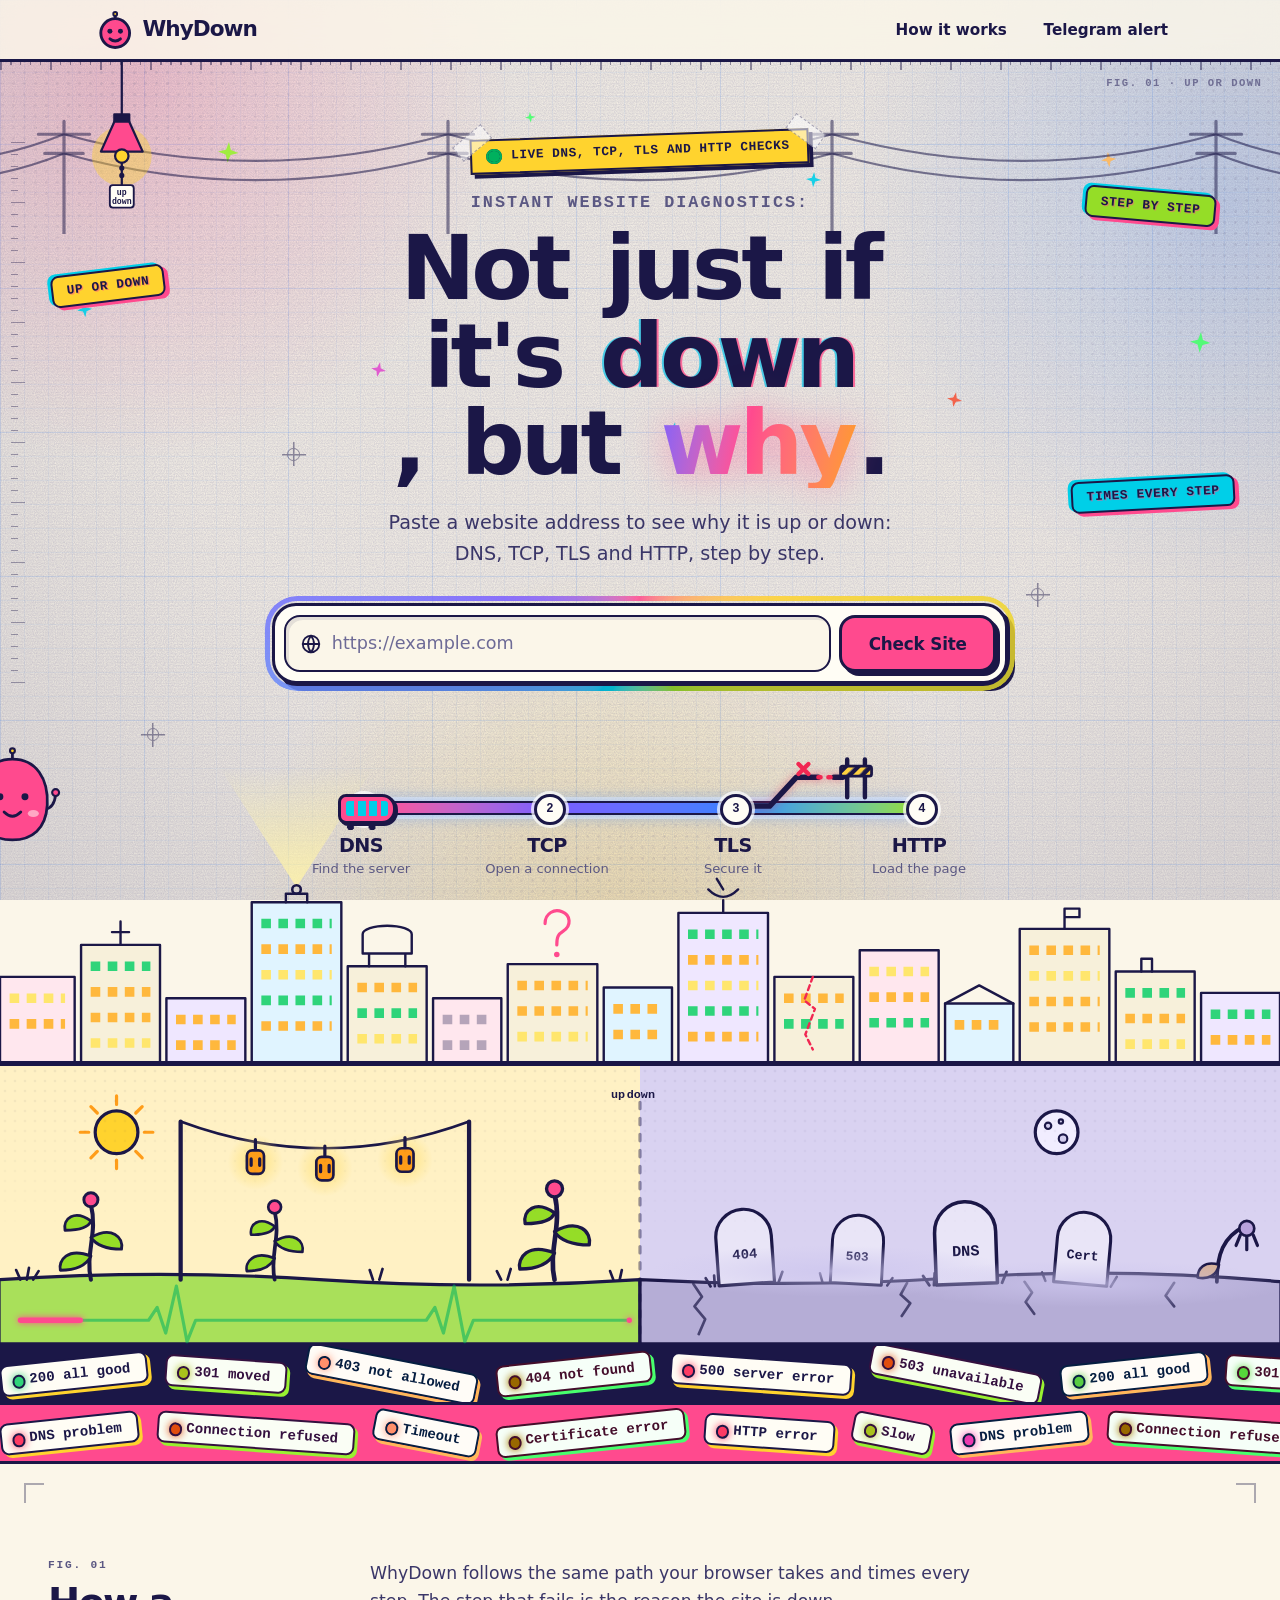
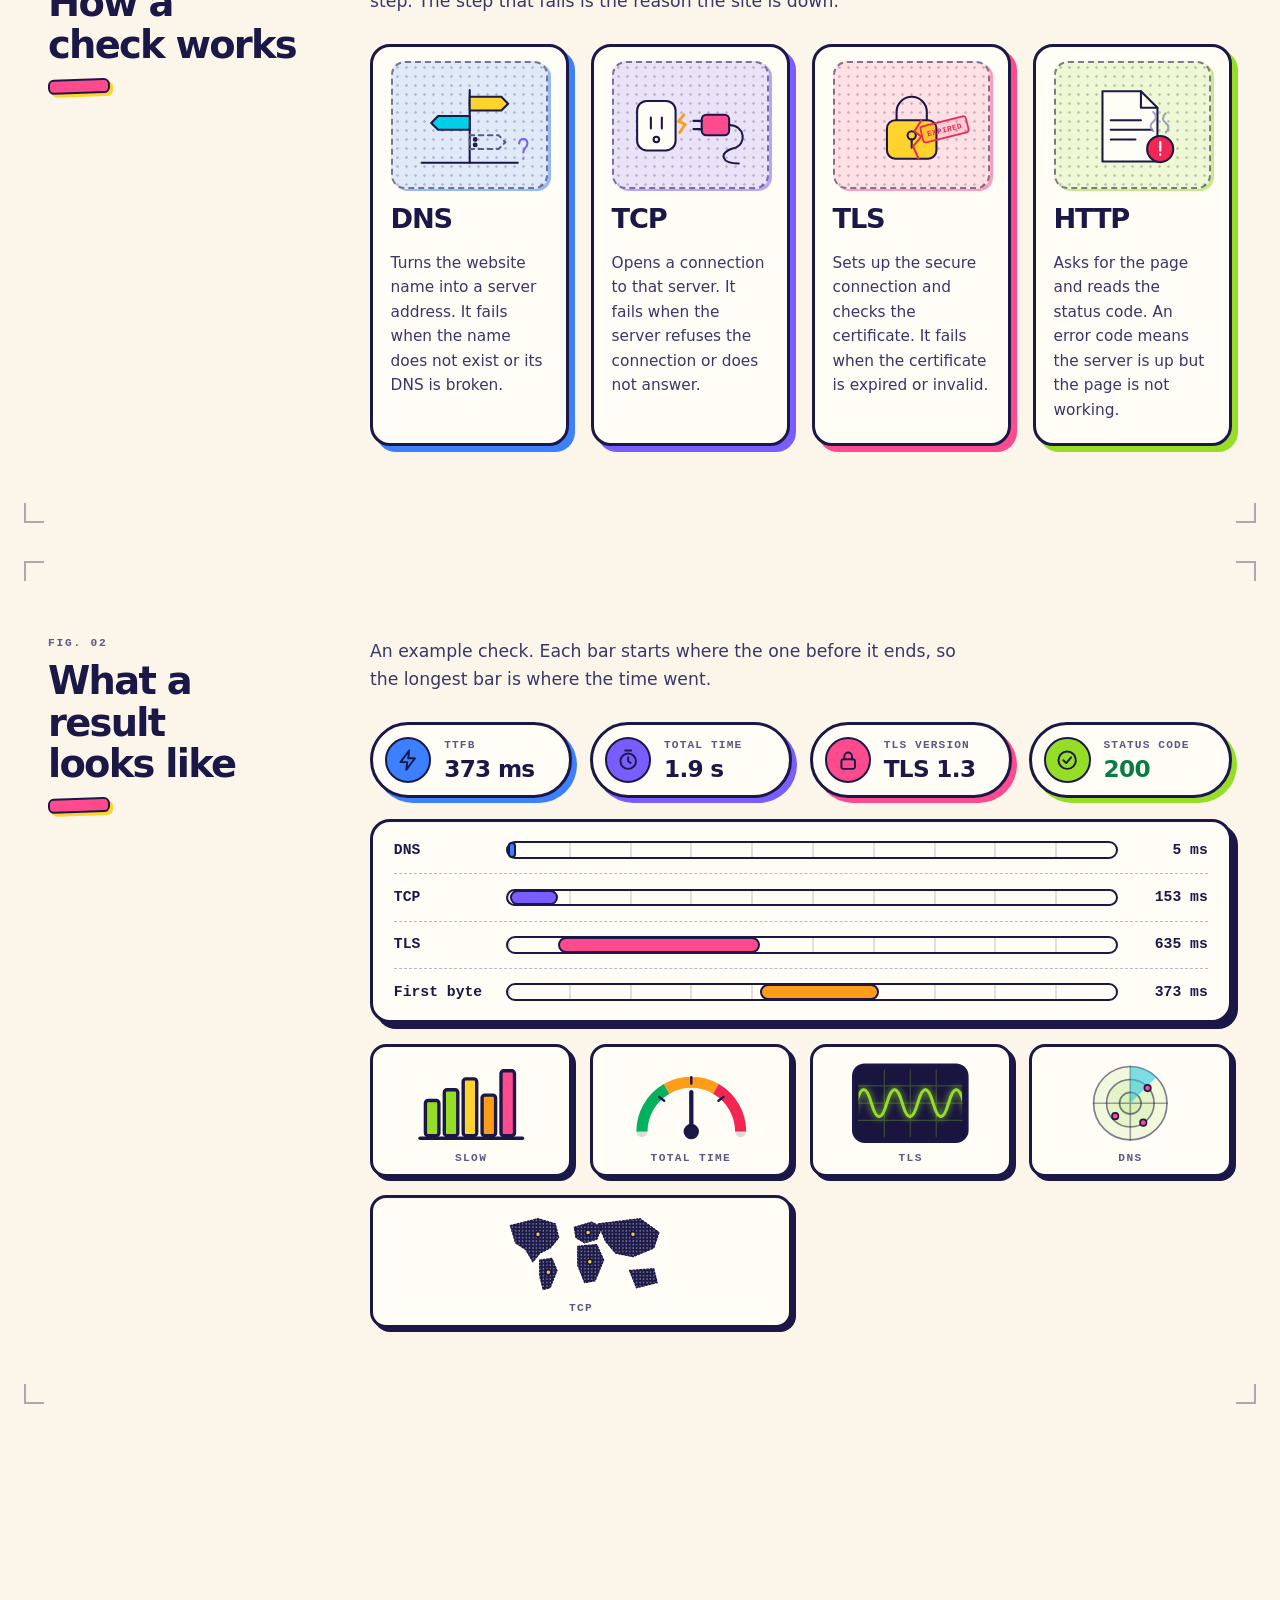
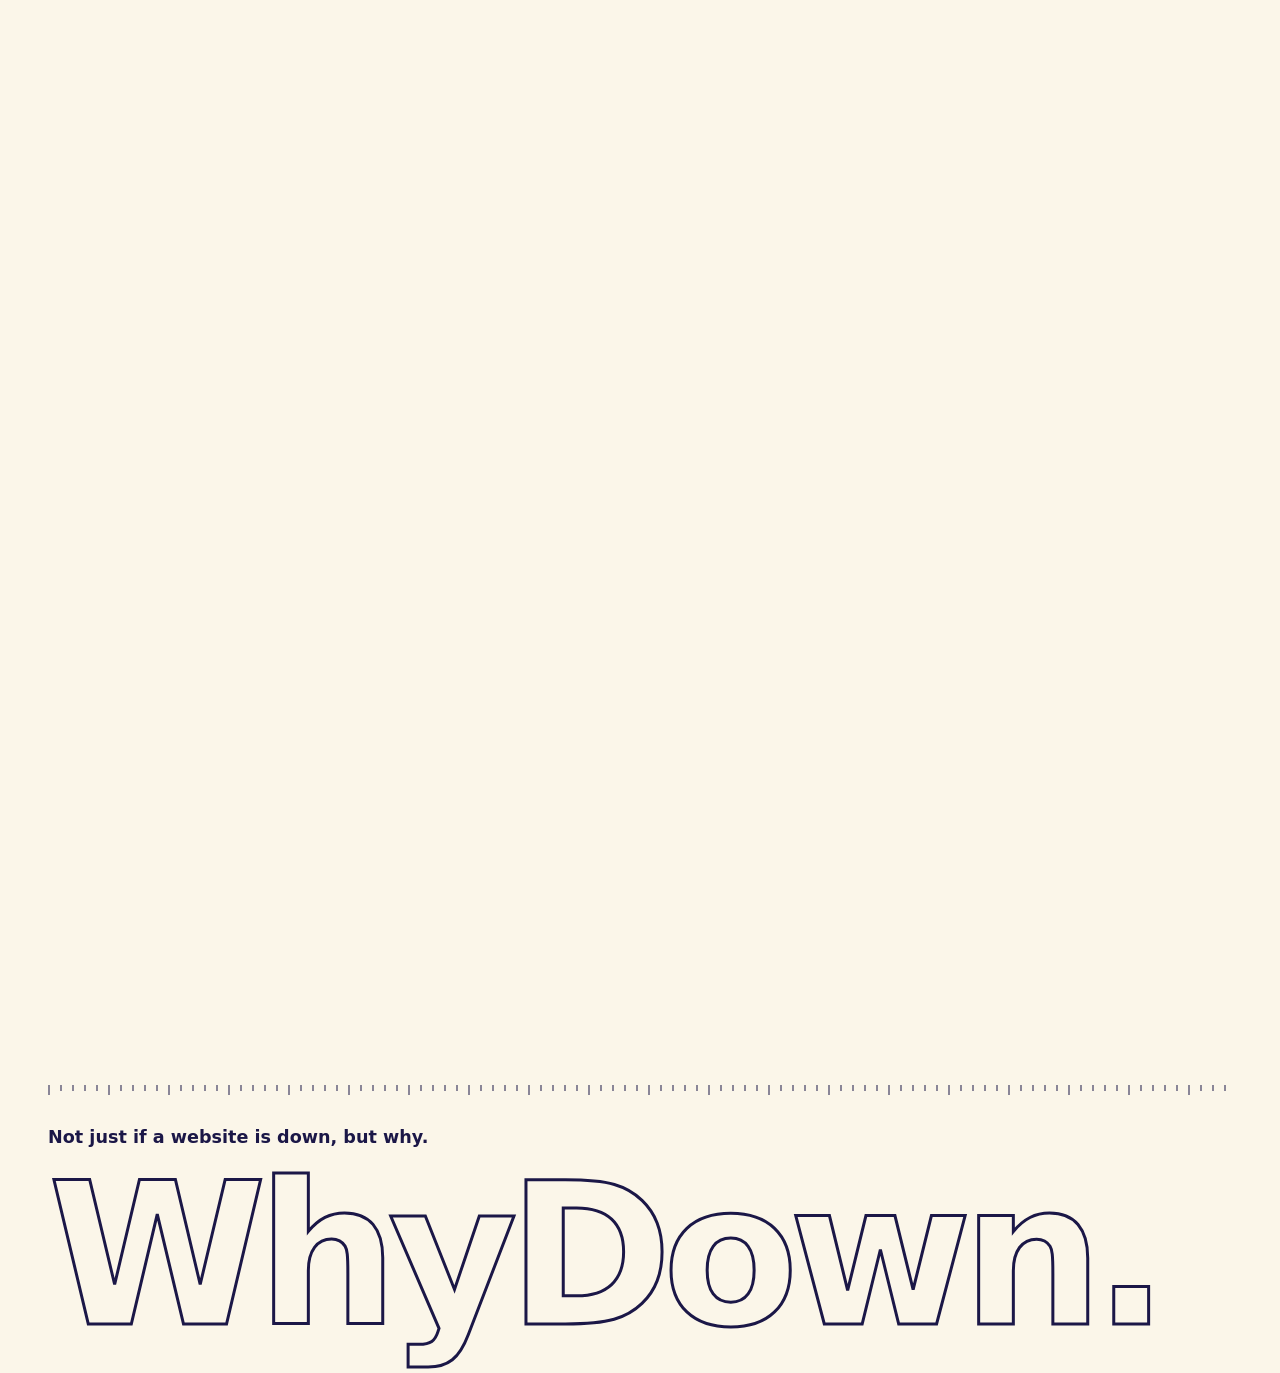
<file: frontend/index.html>
<!doctype html>
<html lang="en">
<head>
<meta charset="utf-8">
<meta name="viewport" content="width=device-width, initial-scale=1">
<meta name="color-scheme" content="light">
<meta name="theme-color" content="#fbf6e9">
<meta name="description" content="Paste a website address to see why it is up or down: DNS, TCP, TLS and HTTP, step by step.">
<title>WhyDown - check a website</title>
<link rel="icon" href="data:image/svg+xml,%3Csvg xmlns='http://www.w3.org/2000/svg' viewBox='0 0 32 32'%3E%3Crect width='32' height='32' rx='9' fill='%231b1747'/%3E%3Ccircle cx='16' cy='17' r='10' fill='%23ff4f8b'/%3E%3Ccircle cx='12.5' cy='15' r='1.8' fill='%231b1747'/%3E%3Ccircle cx='19.5' cy='15' r='1.8' fill='%231b1747'/%3E%3Cpath d='M12 20q4 3.5 8 0' stroke='%231b1747' stroke-width='1.8' fill='none' stroke-linecap='round'/%3E%3C/svg%3E">
<link rel="stylesheet" href="style.css">
<script src="app.js" defer></script>
</head>
<body>
<div class="scrollbar" aria-hidden="true"></div>
<div class="backdrop" aria-hidden="true"><i class="wash w1"></i><i class="wash w2"></i><i class="wash w3"></i></div>
<div class="mascot" aria-hidden="true">
<span class="bubble">Paste a website address.</span>
<div class="peek"><svg class="blob" viewBox="0 0 124 140"><g class="blob-body"><path class="antenna" d="M60 16V5"/><circle class="bulb" cx="60" cy="4" r="3.5"/><path class="arm-l" d="M13 86q-10 3-11 15"/><g class="arm-r"><path d="M107 88q13-2 15-21"/><circle class="hand" cx="122" cy="64" r="5"/></g><path class="body" d="M60 16C94 16 112 44 110 82C108 116 88 132 60 132C32 132 12 116 10 82C8 44 26 16 60 16Z"/><ellipse class="cheek" cx="30" cy="94" rx="8" ry="5"/><ellipse class="cheek" cx="90" cy="94" rx="8" ry="5"/><g class="face f-happy"><g class="eyes"><circle cx="42" cy="70" r="5"/><circle cx="78" cy="70" r="5"/></g><path d="M48 92q12 12 24 0"/></g><g class="face f-sleepy"><path d="M36 72h14M70 72h14M54 96h12"/><path class="zz" d="M92 40h10l-10 12h10"/></g><g class="face f-dizzy"><path d="M36 64l12 12M48 64l-12 12M72 64l12 12M84 64l-12 12"/><path d="M46 96q5-5 9 0t9 0t9 0"/></g></g></svg></div>
</div>
<header class="bar">
<a class="mark" href="#top"><svg class="logo" viewBox="0 0 40 40" aria-hidden="true"><path class="l-ant" d="M20 8V3"/><circle class="l-bulb" cx="20" cy="3" r="2"/><circle class="l-body" cx="20" cy="23" r="15"/><circle class="l-eye l-a" cx="14.5" cy="21" r="2.6"/><circle class="l-eye l-b" cx="25.5" cy="21" r="2.6"/><path class="l-mouth" d="M14.5 29q5.5 4.5 11 0"/></svg>WhyDown</a>
<nav class="menu" aria-label="Sections">
<a href="#how">How it works</a>
<a href="#telegram">Telegram alert</a>
</nav>
</header>
<main id="top">
<section class="hero">
<div class="sky" aria-hidden="true">
<div class="stars rnd"><i></i><i></i><i></i><i></i><i></i><i></i><i></i><i></i><i></i></div>
<svg class="wire" viewBox="0 0 1200 140" preserveAspectRatio="xMidYMin slice"><g class="pole"><path d="M60 140V22M36 34h48M42 52h36M420 140V22M396 34h48M402 52h36M780 140V22M756 34h48M762 52h36M1140 140V22M1116 34h48M1122 52h36"/></g><path class="w-line" d="M-200 34Q-70 86 60 34Q240 84 420 34Q600 84 780 34Q960 84 1140 34Q1270 86 1400 34"/><path class="w-line" d="M-200 52Q-70 104 60 52Q240 102 420 52Q600 102 780 52Q960 102 1140 52Q1270 104 1400 52"/><path class="w-spark sp1" pathLength="1" d="M-200 34Q-70 86 60 34Q240 84 420 34Q600 84 780 34Q960 84 1140 34Q1270 86 1400 34"/><path class="w-spark sp2" pathLength="1" d="M-200 52Q-70 104 60 52Q240 102 420 52Q600 102 780 52Q960 102 1140 52Q1270 104 1400 52"/><path class="w-spark sp3" pathLength="1" d="M-200 52Q-70 104 60 52Q240 102 420 52Q600 102 780 52Q960 102 1140 52Q1270 104 1400 52"/></svg>
<div class="sky-in">
<svg class="lamp" viewBox="0 0 120 220"><g class="lamp-swing"><path class="cord" d="M60 0V70"/><path class="cap" d="M50 70h20v10H50z"/><circle class="glow" cx="60" cy="126" r="40"/><path class="shade" d="M32 120L50 80h20l18 40z"/><circle class="bulb" cx="60" cy="126" r="9"/><path class="chain" d="M60 135v30"/><circle class="bead" cx="60" cy="142" r="2"/><circle class="bead" cx="60" cy="152" r="2"/><rect class="tag" x="44" y="165" width="32" height="30" rx="4"/><text class="mini" x="60" y="178" text-anchor="middle">up</text><text class="mini" x="60" y="190" text-anchor="middle">down</text></g></svg>
<span class="sticker st-a">Up or down</span>
<span class="sticker st-b">Step by step</span>
<span class="sticker st-c">Times every step</span>
<b class="xh"></b><b class="xh"></b><b class="xh"></b>
</div>
</div>
<div class="hero-in">
<p class="tape"><span class="beacon"></span>Live DNS, TCP, TLS and HTTP checks</p>
<h1 class="title"><span class="kicker">Instant Website Diagnostics:</span><span class="phrase"> Not just if it's <span class="down">down</span>, but <span class="why">why</span>.</span></h1>
<p class="lede">Paste a website address to see why it is up or down: DNS, TCP, TLS and HTTP, step by step.</p>
<form id="check-form" novalidate>
<label for="url-input">Website address</label>
<span class="slot">
<svg class="slot-icon" width="22" height="22" viewBox="0 0 24 24" fill="none" stroke="currentColor" stroke-width="2" stroke-linecap="round" stroke-linejoin="round" aria-hidden="true"><circle cx="12" cy="12" r="9"/><path d="M3 12h18"/><path d="M12 3a14 14 0 0 1 0 18a14 14 0 0 1 0-18z"/></svg>
<input id="url-input" name="url" type="text" placeholder="https://example.com" autocomplete="off" maxlength="2048" required>
</span>
<button id="check-button" type="submit" title="Run a DNS, TCP, TLS and HTTP check on this website">Check Site</button>
</form>
<p id="status" role="status" aria-live="polite"></p>
<section id="result" hidden>
<h2 id="result-title"></h2>
<p id="result-note"></p>
<p id="result-error"></p>
<table id="stage-table">
<thead><tr><th>Stage</th><th>Time</th></tr></thead>
<tbody id="stage-rows"></tbody>
</table>
<p id="result-meta"></p>
<div id="watch-box" hidden>
<p id="watch-note">Want a message when it is back up? The watch lasts 48 hours. No alert comes after that.</p>
<button id="watch-button" type="button" title="Start a 48-hour watch and get a Telegram message when the site is back up">Alert me on Telegram when it is up</button>
<div id="watch-step" hidden><a id="watch-link" href="#" target="_blank" rel="noopener" title="Open the WhyDown bot in Telegram, then tap Start">Open Telegram and tap Start</a><button id="confirm-button" type="button" title="Confirm you pressed Start in Telegram so the watch can begin">I pressed Start</button></div>
<p id="watch-status" role="status" aria-live="polite"></p>
</div>
</section>
<div class="metro-wrap" aria-hidden="true">
<i class="rail"></i>
<svg class="branch" viewBox="0 0 130 70"><defs><pattern id="p-hazard" width="8" height="8" patternUnits="userSpaceOnUse" patternTransform="rotate(45)"><rect width="4" height="8" fill="#ffd23f"/><rect x="4" width="4" height="8" fill="#1b1747"/></pattern></defs><path class="trk" d="M0 66H34L58 40H78M92 40H100"/><path class="trk gap" d="M78 40H92"/><path class="post" d="M104 24V58M120 24V58"/><rect class="bar-h" x="98" y="30" width="28" height="9" rx="2"/><path class="xmark" d="M60 28l9 9m0-9l-9 9"/></svg>
<i class="train"></i>
<ol class="metro">
<li data-tip="Turns the website name into a server address."><b>DNS</b><span>Find the server</span></li>
<li data-tip="Opens a connection to that server."><b>TCP</b><span>Open a connection</span></li>
<li data-tip="Sets up the secure connection and checks the certificate."><b>TLS</b><span>Secure it</span></li>
<li data-tip="Asks for the page and reads the status code."><b>HTTP</b><span>Load the page</span></li>
</ol>
</div>
</div>
<svg class="city" viewBox="0 -70 1200 280" preserveAspectRatio="xMidYMax slice" aria-hidden="true"><defs><linearGradient id="g-beam" x1="0" y1="1" x2="0" y2="0"><stop offset="0" stop-color="#fff3a8" stop-opacity=".85"/><stop offset="1" stop-color="#fff3a8" stop-opacity="0"/></linearGradient></defs><path class="beam" d="M278 46L206 -66H350Z"/><g class="bld"><path d="M0 210V130H70V210Z"/><path d="M76 210V100H150V210Z"/><path d="M156 210V150H230V210Z"/><path d="M236 210V60H320V210Z"/><path d="M326 210V120H400V210Z"/><path d="M406 210V150H470V210Z"/><path d="M476 210V118H560V210Z"/><path d="M566 210V140H630V210Z"/><path d="M636 210V70H720V210Z"/><path d="M726 210V130H800V210Z"/><path d="M806 210V105H880V210Z"/><path d="M886 210V155H950V210Z"/><path d="M956 210V85H1040V210Z"/><path d="M1046 210V125H1120V210Z"/><path d="M1126 210V145H1200V210Z"/></g><g class="rows rnd"><path d="M9 150H61"/><path d="M9 174H61"/><path d="M85 120H141"/><path d="M85 144H141"/><path d="M85 168H141"/><path d="M85 192H141"/><path d="M165 170H221"/><path d="M165 194H221"/><path d="M245 80H311"/><path d="M245 104H311"/><path d="M245 128H311"/><path d="M245 152H311"/><path d="M245 176H311"/><path d="M335 140H391"/><path d="M335 164H391"/><path d="M335 188H391"/><path class="off" d="M415 170H461"/><path class="off" d="M415 194H461"/><path d="M485 138H551"/><path d="M485 162H551"/><path d="M485 186H551"/><path d="M575 160H621"/><path d="M575 184H621"/><path d="M645 90H711"/><path d="M645 114H711"/><path d="M645 138H711"/><path d="M645 162H711"/><path d="M645 186H711"/><path d="M735 150H791"/><path d="M735 174H791"/><path d="M815 125H871"/><path d="M815 149H871"/><path d="M815 173H871"/><path d="M895 175H941"/><path d="M965 105H1031"/><path d="M965 129H1031"/><path d="M965 153H1031"/><path d="M965 177H1031"/><path d="M1055 145H1111"/><path d="M1055 169H1111"/><path d="M1055 193H1111"/><path d="M1135 165H1191"/><path d="M1135 189H1191"/></g><g class="roofs"><path d="M113 100V78M105 88h16"/><path d="M346 120V108M380 120V108M340 108h46V90a23 8 0 0 0-46 0z"/><path d="M268 60V52h20v8"/><circle cx="278" cy="48" r="4"/><path d="M678 70V58M664 48q14 14 28 0M678 48l-6-10"/><path d="M886 155L918 138L950 155"/><path d="M998 85V66h14v8h-14"/><path d="M1070 125v-12h10v12"/><path class="crack" d="M762 130l-8 22 10 8-9 24 7 14"/><path d="M0 210H1200"/></g><g class="q"><path d="M511 80C511 70 520 66 527 69C535 72 536 82 528 87C523 90 522 93 522 100"/><circle cx="522" cy="109" r="2.6"/></g></svg>
</section>
<div class="split" aria-hidden="true"><svg viewBox="0 0 1200 260" preserveAspectRatio="xMidYMid slice"><defs><radialGradient id="g-glow"><stop offset="0" stop-color="#ffe27a" stop-opacity=".95"/><stop offset="1" stop-color="#ffe27a" stop-opacity="0"/></radialGradient><radialGradient id="g-fog"><stop offset="0" stop-color="#cdc6ee" stop-opacity=".95"/><stop offset="1" stop-color="#cdc6ee" stop-opacity="0"/></radialGradient><g id="pl"><path class="stem" d="M0 0C-5 -22 6 -40 0 -64"/><path class="leaf" d="M0 -20C-20 -28 -28 -16 -26 -8C-12 -8 -4 -12 0 -20Z"/><path class="leaf" d="M0 -36C18 -46 28 -36 26 -26C12 -26 4 -30 0 -36Z"/><path class="leaf" d="M0 -50C-14 -60 -24 -52 -22 -42C-10 -42 -2 -44 0 -50Z"/><circle class="bud" cx="0" cy="-68" r="6"/></g></defs><path class="g-live" d="M0 200Q150 190 300 200T600 200V260H0Z"/><path class="g-dead" d="M600 200Q750 208 900 198T1200 202V260H600Z"/><path class="seam" d="M600 34V260"/><text class="mini" x="586" y="30" text-anchor="end">up</text><text class="mini" x="614" y="30">down</text><g class="sun"><circle class="sun-core" cx="110" cy="62" r="20"/><path class="sun-rays" d="M110 36V28M110 88v8M84 62h-8M136 62h8M92 44l-6-6M128 44l6-6M92 80l-6 6M128 80l6 6"/></g><g class="moon"><circle cx="990" cy="62" r="20"/><circle cx="982" cy="56" r="3"/><circle cx="996" cy="68" r="4"/><circle cx="994" cy="52" r="2"/></g><path class="post" d="M170 200V52M440 200V52"/><path class="string" d="M170 52Q305 102 440 52"/><g class="lantern rnd"><g transform="translate(240 69)"><circle class="lglow" cx="0" cy="21" r="26"/><path d="M0 0v10"/><rect class="lbody" x="-8" y="10" width="16" height="22" rx="5"/><path d="M-4 18v6M4 18v6"/></g><g transform="translate(305 75)"><circle class="lglow" cx="0" cy="21" r="26"/><path d="M0 0v10"/><rect class="lbody" x="-8" y="10" width="16" height="22" rx="5"/><path d="M-4 18v6M4 18v6"/></g><g transform="translate(380 67)"><circle class="lglow" cx="0" cy="21" r="26"/><path d="M0 0v10"/><rect class="lbody" x="-8" y="10" width="16" height="22" rx="5"/><path d="M-4 18v6M4 18v6"/></g></g><g class="sway rnd"><g transform="translate(86 200) scale(1.1)"><g class="plant"><use href="#pl"/></g></g><g transform="translate(258 200)"><g class="plant"><use href="#pl"/></g></g><g transform="translate(520 200) scale(1.25)"><g class="plant"><use href="#pl"/></g></g></g><path class="grass" d="M20 200l-4-9M26 200l2-11M32 200l5-8M350 200l-3-9M356 200l3-10M470 200l-4-8M476 200l3-10M575 200l-3-8M581 200l2-9"/><path class="ecg" d="M20 238H140l8-12 8 24 10-44 10 52 8-20 8 0H400l8-12 8 24 10-44 10 52 8-20 8 0H590"/><path class="ecg-pulse" pathLength="1" d="M20 238H140l8-12 8 24 10-44 10 52 8-20 8 0H400l8-12 8 24 10-44 10 52 8-20 8 0H590"/><path class="crack" d="M650 204l8 12-7 9 10 12-6 14M850 203l-6 11 9 8-8 12M960 202l7 10-6 9 8 11M1100 203l-8 12 8 10"/><g class="tomb"><g transform="translate(700 204) rotate(-4)"><path class="stone" d="M-26 0V-44a26 26 0 0 1 52-0V0Z"/><text y="-24" text-anchor="middle">404</text><path class="grass" d="M-34 0l-4-8M-30 0l0-10M30 0l4-9"/></g><g transform="translate(802 204) rotate(3) scale(.92)"><path class="stone" d="M-26 0V-44a26 26 0 0 1 52-0V0Z"/><text y="-24" text-anchor="middle">503</text><path class="grass" d="M-34 0l-3-9M32 0l5-8"/></g><g transform="translate(906 204) rotate(-2) scale(1.1)"><path class="stone" d="M-26 0V-44a26 26 0 0 1 52-0V0Z"/><text y="-24" text-anchor="middle">DNS</text><path class="grass" d="M-32 0l-5-8M-28 0l1-10M30 0l4-9"/></g><g transform="translate(1012 204) rotate(5) scale(.96)"><path class="stone" d="M-26 0V-44a26 26 0 0 1 52-0V0Z"/><text y="-24" text-anchor="middle">Cert</text><path class="grass" d="M-34 0l-4-8M30 0l5-10"/></g></g><g transform="translate(1140 202)"><path class="stem" d="M0 0C0 -26 6 -42 26 -52"/><path class="leaf wilt" d="M2 -16c-14 -4 -20 4 -20 12c10 2 18 -2 20 -12z"/><g class="wilt-head" transform="translate(28 -50)"><circle r="7"/><path d="M-6 6l-4 10M0 8v12M6 6l4 10"/></g></g><ellipse class="fog fog-a" cx="780" cy="192" rx="170" ry="24"/><ellipse class="fog fog-b" cx="1020" cy="204" rx="190" ry="22"/></svg></div>
<div class="runway" aria-hidden="true"><div class="runway-track rnd"><span class="lbl l-ok">200 all good</span><span class="lbl l-warn">301 moved</span><span class="lbl l-warn">403 not allowed</span><span class="lbl l-bad">404 not found</span><span class="lbl l-bad">500 server error</span><span class="lbl l-bad">503 unavailable</span><span class="lbl l-ok">200 all good</span><span class="lbl l-warn">301 moved</span><span class="lbl l-warn">403 not allowed</span><span class="lbl l-bad">404 not found</span><span class="lbl l-bad">500 server error</span><span class="lbl l-bad">503 unavailable</span></div></div>
<div class="runway back" aria-hidden="true"><div class="runway-track rnd"><span class="lbl l-bad">DNS problem</span><span class="lbl l-bad">Connection refused</span><span class="lbl l-warn">Timeout</span><span class="lbl l-bad">Certificate error</span><span class="lbl l-bad">HTTP error</span><span class="lbl l-warn">Slow</span><span class="lbl l-bad">DNS problem</span><span class="lbl l-bad">Connection refused</span><span class="lbl l-warn">Timeout</span><span class="lbl l-bad">Certificate error</span><span class="lbl l-bad">HTTP error</span><span class="lbl l-warn">Slow</span></div></div>
<section class="sec" id="how">
<h2 class="sec-title">How a check works</h2>
<div class="sec-body">
<p class="sec-lead">WhyDown follows the same path your browser takes and times every step. The step that fails is the reason the site is down.</p>
<dl class="steps">
<div class="step t-blue"><dt><svg class="sketch" viewBox="0 0 200 130" aria-hidden="true"><path class="draw" pathLength="1" d="M30 120h140"/><path class="draw" pathLength="1" d="M100 120V14"/><path class="draw f-yellow" pathLength="1" d="M100 24h46l10 10-10 10h-46z"/><path class="draw f-blue" pathLength="1" d="M100 52h-46l-10 10 10 10h46z"/><path class="draw ghost" pathLength="1" d="M100 80h42l10 10-10 10h-42z"/><circle cx="108" cy="86" r="2"/><circle cx="108" cy="94" r="2"/><path class="wob" d="M172 92c0-9 12-9 12 0c0 6-6 6-6 13M178 114v.1"/></svg>DNS</dt><dd>Turns the website name into a server address. It fails when the name does not exist or its DNS is broken.</dd></div>
<div class="step t-violet"><dt><svg class="sketch" viewBox="0 0 200 130" aria-hidden="true"><rect class="draw f-paper" pathLength="1" x="22" y="30" width="56" height="72" rx="14"/><path class="draw" pathLength="1" d="M42 54v16M58 54v16"/><circle cx="50" cy="86" r="4"/><path class="zap" d="M90 50l-8 10 10 4-8 12"/><rect class="draw f-pink" pathLength="1" x="116" y="50" width="40" height="30" rx="7"/><path class="draw" pathLength="1" d="M116 59h-12M116 71h-12"/><path class="draw" pathLength="1" d="M156 65c22 0 28 28 6 34s-18 22 8 22"/></svg>TCP</dt><dd>Opens a connection to that server. It fails when the server refuses the connection or does not answer.</dd></div>
<div class="step t-pink"><dt><svg class="sketch" viewBox="0 0 200 130" aria-hidden="true"><path class="draw" pathLength="1" d="M78 58V46a22 22 0 0 1 44 0v12"/><rect class="draw f-yellow" pathLength="1" x="64" y="58" width="72" height="56" rx="12"/><circle cx="100" cy="80" r="6"/><path d="M100 86v12"/><path class="crackline" d="M114 58l-10 16 10 8-12 14 8 18"/><g class="stamp" transform="rotate(-14 150 36)"><rect x="118" y="22" width="68" height="24" rx="4"/><text x="152" y="38" text-anchor="middle">EXPIRED</text></g></svg>TLS</dt><dd>Sets up the secure connection and checks the certificate. It fails when the certificate is expired or invalid.</dd></div>
<div class="step t-lime"><dt><svg class="sketch" viewBox="0 0 200 130" aria-hidden="true"><path class="draw f-paper" pathLength="1" d="M56 16h56l24 24v78H56z"/><path class="draw" pathLength="1" d="M112 16v24h24"/><path class="draw" pathLength="1" d="M68 58h44M68 72h60M68 86h36"/><g class="errbadge"><circle cx="140" cy="100" r="19"/><path d="M140 90v12M140 108v.1"/></g><path class="smoke sm1" d="M130 74q-8-8 0-14q8-6 0-14"/><path class="smoke sm2" d="M148 76q8-8 0-14q-8-6 0-14"/></svg>HTTP</dt><dd>Asks for the page and reads the status code. An error code means the server is up but the page is not working.</dd></div>
</dl>
</div>
</section>
<section class="sec" id="example">
<h2 class="sec-title">What a result looks like</h2>
<div class="sec-body">
<p class="sec-lead">An example check. Each bar starts where the one before it ends, so the longest bar is where the time went.</p>
<div class="sample" aria-hidden="true">
<div class="stats">
<div class="stat t-blue"><svg viewBox="0 0 24 24" fill="none" stroke="currentColor" stroke-width="2" stroke-linecap="round" stroke-linejoin="round"><path d="M13 2L4 14h7l-1 8 9-12h-7z"/></svg><span>TTFB</span><strong>373 ms</strong></div>
<div class="stat t-violet"><svg viewBox="0 0 24 24" fill="none" stroke="currentColor" stroke-width="2" stroke-linecap="round" stroke-linejoin="round"><circle cx="12" cy="13" r="8"/><path d="M12 9v4l2.5 2M9 2h6"/></svg><span>Total time</span><strong>1.9 s</strong></div>
<div class="stat t-pink"><svg viewBox="0 0 24 24" fill="none" stroke="currentColor" stroke-width="2" stroke-linecap="round" stroke-linejoin="round"><rect x="5" y="11" width="14" height="10" rx="2"/><path d="M8 11V8a4 4 0 0 1 8 0v3"/></svg><span>TLS version</span><strong>TLS 1.3</strong></div>
<div class="stat good t-lime"><svg viewBox="0 0 24 24" fill="none" stroke="currentColor" stroke-width="2" stroke-linecap="round" stroke-linejoin="round"><circle cx="12" cy="12" r="9"/><path d="m8 12 3 3 5-6"/></svg><span>Status code</span><strong>200</strong></div>
</div>
<div class="timeline"><div class="lane t-blue"><span>DNS</span><div class="track"><i></i></div><em>5 ms</em></div><div class="lane t-violet"><span>TCP</span><div class="track"><i></i></div><em>153 ms</em></div><div class="lane t-pink"><span>TLS</span><div class="track"><i></i></div><em>635 ms</em></div><div class="lane t-amber"><span>First byte</span><div class="track"><i></i></div><em>373 ms</em></div></div>
<div class="bench">
<div class="gizmo"><svg viewBox="0 0 80 64"><g class="bars rnd"><rect x="6" y="30" width="10" height="26" rx="2"/><rect x="20" y="22" width="10" height="34" rx="2"/><rect x="34" y="14" width="10" height="42" rx="2"/><rect x="48" y="26" width="10" height="30" rx="2"/><rect x="62" y="8" width="10" height="48" rx="2"/></g><path class="base" d="M2 58H78"/></svg><span class="cap">Slow</span></div>
<div class="gizmo"><svg viewBox="0 0 100 70"><path class="arc-track" d="M10 58A40 40 0 0 1 90 58"/><path class="arc a-g" d="M10 58A40 40 0 0 1 30 23.4"/><path class="arc a-a" d="M30 23.4A40 40 0 0 1 70 23.4"/><path class="arc a-r" d="M70 23.4A40 40 0 0 1 90 58"/><path class="ticks" d="M50 14v5M24 30l4 3M76 30l-4 3"/><path class="needle" d="M50 58V26"/><circle class="hub" cx="50" cy="58" r="5"/></svg><span class="cap">Total time</span></div>
<div class="gizmo"><svg viewBox="0 0 100 70"><defs><clipPath id="c-scope"><rect x="8" y="8" width="84" height="54" rx="4"/></clipPath></defs><rect class="screen" x="4" y="4" width="92" height="62" rx="9"/><path class="grid" d="M8 35H92M8 21H92M8 49H92M29 8V62M50 8V62M71 8V62"/><g clip-path="url(#c-scope)"><path class="trace" d="M-19 35q6.25-22 12.5 0t12.5 0t12.5 0t12.5 0t12.5 0t12.5 0t12.5 0t12.5 0t12.5 0t12.5 0t12.5 0t12.5 0t12.5 0"/></g></svg><span class="cap">TLS</span></div>
<div class="gizmo"><svg viewBox="0 0 80 80"><circle class="ring" cx="40" cy="40" r="34"/><circle class="ring" cx="40" cy="40" r="22"/><circle class="ring" cx="40" cy="40" r="10"/><path class="cross" d="M40 6V74M6 40H74"/><path class="sweep" d="M40 40V6A34 34 0 0 1 64 16Z"/><circle class="blip rnd-b1" cx="56" cy="26" r="3"/><circle class="blip rnd-b2" cx="26" cy="52" r="3"/><circle class="blip rnd-b3" cx="52" cy="58" r="3"/></svg><span class="cap">DNS</span></div>
<div class="gizmo wide"><svg class="map" viewBox="0 0 200 100"><defs><pattern id="p-dots" width="4" height="4" patternUnits="userSpaceOnUse"><circle cx="2" cy="2" r="1" fill="currentColor"/></pattern></defs><path class="land" d="M18 18L50 10L70 16L74 32L64 44L52 50L44 60L36 46L24 38Z"/><path class="land" d="M52 58L66 56L72 70L64 90L56 92L52 76Z"/><path class="land" d="M92 20L112 14L124 20L118 34L104 38L94 32Z"/><path class="land" d="M96 42L118 40L126 58L116 82L104 84L96 64Z"/><path class="land" d="M120 16L168 10L190 26L184 44L160 54L140 50L128 36Z"/><path class="land" d="M156 70L184 68L188 84L164 90Z"/><path class="hop h1" pathLength="1" d="M50 28Q80 6 108 26"/><path class="hop h2" pathLength="1" d="M108 26Q136 6 160 28"/><path class="hop h3" pathLength="1" d="M160 28Q150 56 110 60"/><path class="hop h4" pathLength="1" d="M110 60Q80 56 62 72"/><circle class="node" cx="50" cy="28" r="3"/><circle class="node" cx="108" cy="26" r="3"/><circle class="node" cx="160" cy="28" r="3"/><circle class="node" cx="110" cy="60" r="3"/><circle class="node" cx="62" cy="72" r="3"/></svg><span class="cap">TCP</span></div>
</div>
</div>
</div>
</section>
<section class="sec" id="telegram">
<h2 class="sec-title">Get a message when it is back up</h2>
<div class="sec-body">
<p class="sec-lead">If a site is down, a button appears under the result. Open the WhyDown bot in Telegram, tap Start, then press I pressed Start here. You get one message when the site is up again. The watch lasts 48 hours.</p>
<span class="sticker st-d" aria-hidden="true">48 hours</span>
<svg class="plane" viewBox="0 0 170 90" aria-hidden="true"><path class="trail" d="M4 78C34 78 40 26 84 36S126 70 142 24"/><path class="paper" d="M138 26L166 12L150 44L144 32Z"/><path d="M144 32L166 12"/></svg>
<ol class="tg-steps">
<li class="t-blue"><b>Open the bot</b><span>Use the link under the result.</span></li>
<li class="t-violet"><b>Tap Start</b><span>This lets the bot message you.</span></li>
<li class="t-pink"><b>Confirm here</b><span>Press I pressed Start on this page.</span></li>
</ol>
</div>
</section>
<section class="sec" id="tells">
<h2 class="sec-title">What WhyDown can tell you</h2>
<div class="sec-body">
<details class="t-blue"><summary><svg class="ic" viewBox="0 0 24 24" aria-hidden="true"><path d="M12 3v18M6 6h10l2 2-2 2H6zM18 13H8l-2 2 2 2h10"/></svg>DNS problem</summary><p>The website name could not be turned into an address.</p></details>
<details class="t-violet"><summary><svg class="ic" viewBox="0 0 24 24" aria-hidden="true"><path d="M8 3v5M16 3v5M6 8h12v3a6 6 0 0 1-12 0zM12 17v4M4 4l16 16"/></svg>Connection refused</summary><p>The server was reached but did not accept the connection.</p></details>
<details class="t-amber"><summary><svg class="ic" viewBox="0 0 24 24" aria-hidden="true"><circle cx="12" cy="13" r="8"/><path d="M12 9v4l3 2M9 2h6"/></svg>Timeout</summary><p>The server did not answer in time.</p></details>
<details class="t-pink"><summary><svg class="ic" viewBox="0 0 24 24" aria-hidden="true"><rect x="5" y="11" width="14" height="10" rx="2"/><path d="M8 11V8a4 4 0 0 1 8 0v3M12 14l-2 3 2 1-1 3"/></svg>Certificate error</summary><p>The certificate is expired or invalid, so the secure connection fails.</p></details>
<details class="t-lime"><summary><svg class="ic" viewBox="0 0 24 24" aria-hidden="true"><path d="M6 3h8l4 4v14H6zM14 3v4h4M12 11v4M12 18v.01"/></svg>HTTP error</summary><p>The server answered with an error status code.</p></details>
<details class="t-amber"><summary><svg class="ic" viewBox="0 0 24 24" aria-hidden="true"><path d="M6 3h12M6 21h12M7 3c0 6 5 7 5 9s-5 3-5 9M17 3c0 6-5 7-5 9s5 3 5 9"/></svg>Slow</summary><p>The site answered, but later than it should.</p></details>
</div>
</section>
</main>
<footer class="foot">
<p>Not just if a website is down, but why.</p>
<p class="big-word" aria-hidden="true">WhyDown.</p>
</footer>
</body>
</html>
</file>
<file: frontend/style.css>
/* WhyDown: lab-notebook riso page. Cream paper, ink outlines, flat offset shadows.
   Pure CSS: no script is needed for any effect. Decorative motion is randomised per element
   with nth-child cycles, and with native random() where the browser supports it. */

@property --a { syntax: "<angle>"; inherits: false; initial-value: 0deg; }
@property --glow-a { syntax: "<color>"; inherits: true; initial-value: #ff4f8b; }
@property --glow-b { syntax: "<color>"; inherits: true; initial-value: #2e7dff; }
@property --glow-c { syntax: "<color>"; inherits: true; initial-value: #ffd23f; }

:root {
  color-scheme: light;
  --paper: #fbf6e9;
  --paper-2: #f3ead0;
  --card: #fffdf5;
  --ink: #1b1747;
  --body: #3a3668;
  --muted: #5b5883;
  --pink: #ff4f8b;
  --blue: #2e7dff;
  --cyan: #22c7e8;
  --yellow: #ffd23f;
  --lime: #8fd22e;
  --violet: #7a5cff;
  --amber: #ff9d2e;
  --green: #16a765;
  --red: #e5234f;
  --ok: #0a7a47;
  --bad: #c4153f;
  --warn: #9a5200;
  --spring: cubic-bezier(0.34, 1.56, 0.64, 1);
  --display: ui-rounded, "SF Pro Rounded", "Arial Rounded MT Bold", "Avenir Next", "Segoe UI", system-ui, sans-serif;
  --sans: "Avenir Next", "Segoe UI", system-ui, -apple-system, Roboto, "Helvetica Neue", sans-serif;
  --mono: ui-monospace, "SF Mono", Menlo, Consolas, "Liberation Mono", monospace;
  --h: var(--violet);
  --glow-a: #ff4f8b;
  --glow-b: #2e7dff;
  --glow-c: #ffd23f;
}

@supports (color: oklch(0.7 0.2 4)) {
  :root {
    --pink: oklch(0.7 0.23 4);
    --blue: oklch(0.63 0.21 262);
    --cyan: oklch(0.78 0.14 210);
    --yellow: oklch(0.88 0.17 92);
    --lime: oklch(0.82 0.21 130);
    --violet: oklch(0.6 0.23 285);
    --amber: oklch(0.78 0.17 65);
    --green: oklch(0.66 0.18 155);
    --red: oklch(0.62 0.23 17);
  }
}

/* Light-first by design: visitors whose system prefers dark still get the bright paper theme. */
@media (prefers-color-scheme: dark) {
  :root { color-scheme: light; }
}

.t-blue { --h: var(--blue); }
.t-violet { --h: var(--violet); }
.t-pink { --h: var(--pink); }
.t-lime { --h: var(--lime); }
.t-amber { --h: var(--amber); }

@supports (interpolate-size: allow-keywords) {
  :root { interpolate-size: allow-keywords; }
}

html { background: var(--paper); scroll-padding-top: 5.5rem; }

@media (prefers-reduced-motion: no-preference) {
  html { scroll-behavior: smooth; }
}

body {
  position: relative;
  isolation: isolate;
  margin: 0;
  min-height: 100vh;
  font-family: var(--sans);
  font-size: 1rem;
  line-height: 1.6;
  color: var(--body);
  background: var(--paper);
  overflow-x: clip;
  -webkit-font-smoothing: antialiased;
  transition: --glow-a 1.2s ease, --glow-b 1.2s ease, --glow-c 1.2s ease;
}

::selection { background: var(--yellow); color: var(--ink); }

:where(a, button, summary, input):focus-visible {
  outline: 3px solid var(--violet);
  outline-offset: 3px;
  border-radius: 10px;
}

[hidden] { display: none !important; }

h1, h2, h3, p, dl, dd, ol { margin: 0; }
ol { padding: 0; list-style: none; }

/* ---------- Page layers: wash, blueprint grid, halftone, grain, scanlines, vignette ---------- */
.backdrop { position: fixed; inset: 0; z-index: -1; overflow: hidden; pointer-events: none; background: var(--paper); }

.backdrop::before {
  content: "";
  position: absolute;
  inset: 0;
  background-image:
    linear-gradient(rgba(46, 125, 255, 0.11) 1px, transparent 1px),
    linear-gradient(90deg, rgba(46, 125, 255, 0.11) 1px, transparent 1px),
    linear-gradient(rgba(46, 125, 255, 0.06) 1px, transparent 1px),
    linear-gradient(90deg, rgba(46, 125, 255, 0.06) 1px, transparent 1px);
  background-size: 144px 144px, 144px 144px, 24px 24px, 24px 24px;
}

.backdrop::after {
  content: "";
  position: absolute;
  inset: 0;
  opacity: 0.55;
  background:
    radial-gradient(ellipse at 50% 38%, transparent 52%, rgba(27, 23, 71, 0.16) 100%),
    repeating-linear-gradient(0deg, rgba(27, 23, 71, 0.04) 0 1px, transparent 1px 3px),
    url("data:image/svg+xml,%3Csvg xmlns='http://www.w3.org/2000/svg' width='160' height='160'%3E%3Cfilter id='n'%3E%3CfeTurbulence type='fractalNoise' baseFrequency='.9' numOctaves='2' stitchTiles='stitch'/%3E%3CfeColorMatrix values='0 0 0 0 .1 0 0 0 0 .09 0 0 0 0 .28 0 0 0 .5 0'/%3E%3C/filter%3E%3Crect width='100%25' height='100%25' filter='url(%23n)'/%3E%3C/svg%3E");
}

.wash {
  position: absolute;
  width: 60vmax;
  height: 60vmax;
  border-radius: 50%;
  opacity: 0.6;
  will-change: transform;
}

.wash::after {
  content: "";
  position: absolute;
  inset: 0;
  border-radius: 50%;
  background: radial-gradient(circle, var(--ink) 1.1px, transparent 1.7px) 0 0 / 11px 11px;
  opacity: 0.16;
  -webkit-mask-image: radial-gradient(closest-side, #000, transparent);
  mask-image: radial-gradient(closest-side, #000, transparent);
}

.w1 { top: -24vmax; left: -20vmax; background: radial-gradient(closest-side, rgba(255, 79, 139, 0.4), transparent); animation: drift-a 29s ease-in-out infinite alternate; }
.w2 { top: -14vmax; right: -26vmax; background: radial-gradient(closest-side, rgba(46, 125, 255, 0.34), transparent); animation: drift-b 37s ease-in-out infinite alternate; }
.w3 { bottom: -34vmax; left: 18vw; background: radial-gradient(closest-side, rgba(255, 210, 63, 0.5), transparent); animation: drift-c 31s ease-in-out infinite alternate; }

@supports (background: color-mix(in srgb, red, blue)) {
  .w1 { background: radial-gradient(closest-side, color-mix(in srgb, var(--glow-a) 45%, transparent), transparent); }
  .w2 { background: radial-gradient(closest-side, color-mix(in srgb, var(--glow-b) 38%, transparent), transparent); }
  .w3 { background: radial-gradient(closest-side, color-mix(in srgb, var(--glow-c) 55%, transparent), transparent); }
}

@keyframes drift-a { to { transform: translate3d(8vmax, 6vmax, 0) scale(1.1); } }
@keyframes drift-b { to { transform: translate3d(-9vmax, 7vmax, 0) scale(1.14); } }
@keyframes drift-c { to { transform: translate3d(7vmax, -6vmax, 0) scale(1.08); } }

/* ---------- Scroll progress (enhancement only) ---------- */
.scrollbar { display: none; }

@supports (animation-timeline: scroll()) {
  .scrollbar {
    display: block;
    position: fixed;
    top: 0;
    left: 0;
    z-index: 40;
    width: 100%;
    height: 5px;
    background: linear-gradient(90deg, var(--pink), var(--yellow), var(--lime), var(--blue));
    border-bottom: 1px solid var(--ink);
    transform: scaleX(0);
    transform-origin: 0 50%;
    animation: progress linear both;
    animation-timeline: scroll(root block);
  }
}

@keyframes progress { to { transform: scaleX(1); } }

/* ---------- Top bar ---------- */
.bar {
  position: sticky;
  top: 0;
  z-index: 20;
  display: flex;
  align-items: center;
  justify-content: space-between;
  gap: 1rem;
  padding: 0.65rem max(1.25rem, calc((100% - 74rem) / 2 + 3rem));
  background: rgba(251, 246, 233, 0.86);
  -webkit-backdrop-filter: blur(14px) saturate(1.4);
  backdrop-filter: blur(14px) saturate(1.4);
  border-bottom: 3px solid var(--ink);
}

.bar::after {
  content: "";
  position: absolute;
  left: 0;
  right: 0;
  top: 100%;
  height: 12px;
  pointer-events: none;
  opacity: 0.45;
  background:
    repeating-linear-gradient(90deg, var(--ink) 0 1.5px, transparent 1.5px 10px) 0 0 / 100% 6px no-repeat,
    repeating-linear-gradient(90deg, var(--ink) 0 1.5px, transparent 1.5px 50px) 0 0 / 100% 11px no-repeat;
}

.mark {
  display: inline-flex;
  align-items: center;
  gap: 0.5rem;
  font-family: var(--display);
  font-size: 1.35rem;
  font-weight: 900;
  letter-spacing: -0.045em;
  color: var(--ink);
  text-decoration: none;
}

.logo { width: 2.4rem; height: 2.4rem; overflow: visible; transition: transform 0.6s var(--spring); }
.logo * { stroke: var(--ink); stroke-width: 3; stroke-linecap: round; stroke-linejoin: round; fill: none; }
.logo .l-body { fill: var(--pink); }
.logo .l-bulb { fill: var(--yellow); stroke-width: 2; }
.logo .l-eye { fill: var(--ink); stroke: none; transform-box: fill-box; transform-origin: 50% 50%; transition: transform 0.2s; }
.mark:hover .logo, .mark:focus-visible .logo { transform: rotate(360deg) scale(1.1); }
.mark:hover .l-b, .mark:focus-visible .l-b { transform: scaleY(0.12); }
.mark:hover .l-bulb { fill: var(--lime); }

.menu { display: flex; gap: 0.3rem; font-size: 0.95rem; }

.menu a {
  position: relative;
  isolation: isolate;
  padding: 0.45rem 1rem;
  font-weight: 800;
  white-space: nowrap;
  color: var(--ink);
  text-decoration: none;
  border-radius: 999px;
}

.menu a::before {
  content: "";
  position: absolute;
  inset: 0;
  z-index: -1;
  background: var(--yellow);
  border: 2px solid var(--ink);
  border-radius: inherit;
  box-shadow: 3px 3px 0 var(--ink);
  opacity: 0;
  transform: scale(0.7, 0.4) rotate(-3deg);
  transition: transform 0.35s var(--spring), opacity 0.2s;
}

.menu a::after {
  content: "";
  position: absolute;
  left: 1rem;
  right: 1rem;
  bottom: 0.3rem;
  height: 3px;
  background: var(--pink);
  border-radius: 3px;
  transform: scaleX(0);
  transform-origin: 0 50%;
  transition: transform 0.35s var(--spring) 0.05s;
}

.menu a:hover::before, .menu a:focus-visible::before { opacity: 1; transform: none; }
.menu a:hover::after, .menu a:focus-visible::after { transform: scaleX(1); }

/* ---------- Hero scene ---------- */
main { display: block; overflow-x: clip; }

.hero {
  --city-h: clamp(9rem, 23.3vw, 21rem);
  position: relative;
  isolation: isolate;
  overflow: clip;
  padding: clamp(3rem, 8vh, 5rem) clamp(1.25rem, 5vw, 3rem) calc(var(--city-h) * 0.62);
}

/* margin ruler + lab label */
.hero::before {
  content: "";
  position: absolute;
  z-index: 1;
  left: 0.7rem;
  top: 5rem;
  bottom: 38%;
  width: 14px;
  pointer-events: none;
  opacity: 0.38;
  background:
    repeating-linear-gradient(0deg, var(--ink) 0 1.5px, transparent 1.5px 12px) 0 0 / 7px 100% no-repeat,
    repeating-linear-gradient(0deg, var(--ink) 0 1.5px, transparent 1.5px 60px) 0 0 / 14px 100% no-repeat;
}

.hero::after {
  content: "fig. 01 \00B7  up or down";
  position: absolute;
  z-index: 1;
  right: 1.1rem;
  top: 1rem;
  font: 700 0.66rem/1 var(--mono);
  letter-spacing: 0.14em;
  text-transform: uppercase;
  color: var(--muted);
  opacity: 0.8;
  pointer-events: none;
}

.sky { position: absolute; inset: 0; z-index: 0; pointer-events: none; }
.sky-in { position: absolute; inset: 0; max-width: 92rem; margin-inline: auto; }
.hero-in { position: relative; z-index: 2; max-width: 46rem; margin-inline: auto; text-align: center; }

/* stars */
.stars { position: absolute; inset: 0; }

.stars i {
  --sz: 1;
  position: absolute;
  width: calc(0.95rem * var(--sz));
  height: calc(0.95rem * var(--sz));
  background: var(--yellow);
  clip-path: polygon(50% 0, 62% 38%, 100% 50%, 62% 62%, 50% 100%, 38% 62%, 0 50%, 38% 38%);
  rotate: var(--rot, 0deg);
  filter: hue-rotate(var(--hue, 0deg));
  opacity: 0.9;
}

.stars i:nth-child(3n) { background: var(--pink); }
.stars i:nth-child(4n+1) { background: var(--cyan); }
.stars i:nth-child(1) { left: 6%; top: 24%; }
.stars i:nth-child(2) { left: 17%; top: 8%; }
.stars i:nth-child(3) { left: 29%; top: 30%; }
.stars i:nth-child(4) { left: 41%; top: 5%; }
.stars i:nth-child(5) { left: 63%; top: 11%; }
.stars i:nth-child(6) { left: 74%; top: 33%; }
.stars i:nth-child(7) { left: 86%; top: 9%; }
.stars i:nth-child(8) { left: 93%; top: 27%; }
.stars i:nth-child(9) { left: 52%; top: 36%; }

/* power line with spark pulses */
.wire { position: absolute; left: 0; top: 2.2rem; width: 100%; height: 8.5rem; fill: none; stroke-linecap: round; stroke-linejoin: round; }
.wire .pole { stroke: var(--ink); stroke-width: 3; opacity: 0.5; }
.wire .w-line { stroke: var(--ink); stroke-width: 2; opacity: 0.55; }
.wire .w-spark { stroke: var(--yellow); stroke-width: 5; stroke-dasharray: 0.028 0.972; stroke-dashoffset: 1; filter: drop-shadow(0 0 4px var(--amber)); }

/* hanging lamp */
.lamp { display: none; position: absolute; left: clamp(0.5rem, 6vw, 7rem); top: 0; width: 5.6rem; height: auto; overflow: visible; }
.lamp * { stroke: var(--ink); stroke-width: 3; stroke-linecap: round; stroke-linejoin: round; fill: none; }
.lamp .cap { fill: var(--ink); }
.lamp .shade { fill: var(--pink); }
.lamp .bulb { fill: var(--yellow); }
.lamp .glow { fill: var(--yellow); stroke: none; opacity: 0.4; }
.lamp .bead { fill: var(--ink); }
.lamp .tag { fill: var(--card); stroke-width: 2.5; }
.lamp .mini, .split .mini { fill: var(--ink); stroke: none; font: 700 11px var(--mono); }
.lamp-swing { transform-box: fill-box; transform-origin: 50% 0; }

/* stickers: riso misregistration (colour shadows nudged apart) */
.sticker {
  display: none;
  position: absolute;
  padding: 0.4rem 0.85rem;
  font: 800 0.8rem/1.2 var(--mono);
  letter-spacing: 0.05em;
  text-transform: uppercase;
  color: var(--ink);
  background: var(--yellow);
  border: 2.5px solid var(--ink);
  border-radius: 8px;
  box-shadow: 4px 3px 0 var(--pink), -3px -2px 0 var(--cyan);
  text-shadow: 1px 1px 0 rgba(255, 79, 139, 0.55);
  rotate: var(--r, -4deg);
  filter: hue-rotate(var(--hue, 0deg));
}

.st-a { top: 13rem; left: 4%; --r: -7deg; }
.st-b { top: 8rem; right: 5%; --r: 5deg; background: var(--lime); }
.st-c { top: 26rem; right: 3.5%; --r: -3deg; background: var(--cyan); }
.st-d { display: inline-block; position: relative; margin: 1.5rem 0 0 0.3rem; --r: 4deg; background: var(--pink); color: #fff; text-shadow: 1px 1px 0 var(--ink); box-shadow: 4px 3px 0 var(--yellow), -3px -2px 0 var(--ink); }

/* crosshair marks */
.xh { position: absolute; width: 1.5rem; height: 1.5rem; opacity: 0.45; }
.xh::before { content: ""; position: absolute; inset: 0; background: linear-gradient(var(--ink), var(--ink)) 50% 0 / 1.5px 100% no-repeat, linear-gradient(var(--ink), var(--ink)) 0 50% / 100% 1.5px no-repeat; }
.xh::after { content: ""; position: absolute; inset: 24%; border: 1.5px solid var(--ink); border-radius: 50%; }
.xh:nth-of-type(1) { left: 22%; top: 38%; }
.xh:nth-of-type(2) { right: 18%; top: 52%; }
.xh:nth-of-type(3) { left: 11%; top: 66%; }

/* tape badge */
.tape {
  position: relative;
  display: inline-flex;
  align-items: center;
  gap: 0.6rem;
  margin-bottom: 1.4rem;
  padding: 0.45rem 1.1rem 0.45rem 0.9rem;
  font: 800 0.8rem/1.3 var(--mono);
  letter-spacing: 0.04em;
  text-transform: uppercase;
  color: var(--ink);
  background: var(--yellow);
  border: 2.5px solid var(--ink);
  box-shadow: 4px 4px 0 var(--ink);
  rotate: -2deg;
}

.tape::before, .tape::after {
  content: "";
  position: absolute;
  top: -0.5rem;
  width: 2.2rem;
  height: 1rem;
  background: rgba(255, 255, 255, 0.55);
  border: 1px dashed rgba(27, 23, 71, 0.35);
  rotate: -38deg;
}

.tape::before { left: -1.1rem; }
.tape::after { right: -1.1rem; rotate: 38deg; }

.beacon { position: relative; flex: none; width: 0.7rem; height: 0.7rem; background: var(--green); border: 2px solid var(--ink); border-radius: 50%; }
.beacon::before { content: ""; position: absolute; inset: -2px; border: 2px solid var(--green); border-radius: 50%; animation: ping 2.9s ease-out infinite; }

@keyframes ping { from { opacity: 0.9; transform: scale(1); } to { opacity: 0; transform: scale(3.6); } }

/* headline */
.title { margin-bottom: 1.25rem; color: var(--ink); text-wrap: balance; }

.kicker {
  display: block;
  margin-bottom: 0.7rem;
  font: 800 clamp(0.85rem, 2vw, 1.05rem)/1.3 var(--mono);
  letter-spacing: 0.12em;
  text-transform: uppercase;
  color: var(--muted);
}

.phrase {
  display: block;
  font-family: var(--display);
  font-size: clamp(2.6rem, 8.4vw, 5.6rem);
  font-weight: 900;
  line-height: 0.98;
  letter-spacing: -0.045em;
  word-spacing: 0.12em;
  text-wrap: balance;
}

.down { position: relative; display: inline-block; text-shadow: 2px 0 rgba(255, 79, 139, 0.8), -2px 0 rgba(34, 199, 232, 0.8); }

.why {
  display: inline-block;
  padding-inline: 0.04em;
  color: var(--pink);
  background: linear-gradient(100deg, var(--violet), var(--pink) 45%, var(--amber));
  -webkit-background-clip: text;
  background-clip: text;
  -webkit-text-fill-color: transparent;
  filter: drop-shadow(0 0 0.22em rgba(255, 79, 139, 0.5));
}

.lede { max-width: 33rem; margin: 0 auto 2.1rem; font-size: clamp(1.02rem, 2.2vw, 1.2rem); color: var(--body); }

/* ---------- Form: reticle cursor, conic ring that spins while the input has focus ---------- */
#check-form {
  position: relative;
  isolation: isolate;
  box-sizing: border-box;
  display: flex;
  align-items: center;
  gap: 0.5rem;
  padding: 0.55rem;
  text-align: left;
  background: var(--card);
  border: 3px solid var(--ink);
  border-radius: 24px;
  box-shadow: 7px 7px 0 var(--ink);
  cursor: crosshair;
  cursor: url("data:image/svg+xml,%3Csvg xmlns='http://www.w3.org/2000/svg' width='28' height='28' viewBox='0 0 28 28' fill='none' stroke='%231b1747' stroke-width='2' stroke-linecap='round'%3E%3Ccircle cx='14' cy='14' r='7'/%3E%3Cpath d='M14 1v8M14 19v8M1 14h8M19 14h8'/%3E%3C/svg%3E") 14 14, crosshair;
  transition: transform 0.35s var(--spring), box-shadow 0.35s var(--spring);
}

#check-form::before {
  content: "";
  position: absolute;
  inset: -10px;
  z-index: -1;
  padding: 5px;
  border-radius: 32px;
  pointer-events: none;
  background: conic-gradient(from var(--a), var(--pink), var(--yellow), var(--lime), var(--cyan), var(--violet), var(--pink));
  -webkit-mask: linear-gradient(#000 0 0) content-box, linear-gradient(#000 0 0);
  -webkit-mask-composite: xor;
  mask: linear-gradient(#000 0 0) content-box, linear-gradient(#000 0 0);
  mask-composite: exclude;
  opacity: 0.85;
}

#check-form:focus-within { transform: translate(-2px, -2px); box-shadow: 9px 9px 0 var(--ink); }
#check-form:focus-within::before { opacity: 1; animation: ring-spin 3s linear infinite; }

@keyframes ring-spin { to { --a: 360deg; } }

label {
  position: absolute;
  width: 1px;
  height: 1px;
  margin: -1px;
  padding: 0;
  overflow: hidden;
  clip: rect(0 0 0 0);
  white-space: nowrap;
  border: 0;
}

.slot {
  box-sizing: border-box;
  flex: 1 1 auto;
  min-width: 0;
  display: flex;
  align-items: center;
  gap: 0.6rem;
  padding: 0 0.9rem;
  background: var(--paper);
  border: 2.5px solid var(--ink);
  border-radius: 16px;
  box-shadow: inset 3px 3px 0 rgba(27, 23, 71, 0.1);
}

.slot-icon { flex: none; color: var(--ink); transition: transform 0.5s var(--spring); }
.slot:focus-within .slot-icon { transform: rotate(90deg) scale(1.15); color: var(--violet); }

#url-input {
  flex: 1 1 auto;
  min-width: 0;
  padding: 0.95rem 0;
  font: 600 1.1rem/1.3 var(--sans);
  color: var(--ink);
  background: transparent;
  border: 0;
  outline: none;
  cursor: text;
}

#url-input::placeholder { color: #6d6a96; font-weight: 500; }

#check-button {
  position: relative;
  flex: none;
  box-sizing: border-box;
  padding: 0.95rem 1.65rem;
  font: 900 1.05rem/1.2 var(--display);
  letter-spacing: -0.01em;
  color: var(--ink);
  background: var(--pink);
  border: 3px solid var(--ink);
  border-radius: 16px;
  box-shadow: 4px 4px 0 var(--ink);
  cursor: pointer;
  transition: transform 0.25s var(--spring), box-shadow 0.25s var(--spring), background-color 0.2s;
}

#check-button:hover:not(:disabled) { transform: translate(-2px, -2px) rotate(-1deg); box-shadow: 6px 6px 0 var(--ink); background-color: var(--yellow); }
#check-button:active:not(:disabled) { transform: translate(3px, 3px); box-shadow: 1px 1px 0 var(--ink); }
#check-button:focus-visible { outline: 3px solid var(--violet); outline-offset: 4px; }

#check-button:disabled {
  cursor: progress;
  background-image: repeating-linear-gradient(-45deg, rgba(255, 255, 255, 0.45) 0 10px, transparent 10px 20px);
  background-size: 28px 28px;
  animation: barber 0.8s linear infinite;
}

@keyframes barber { to { background-position: 28px 0; } }

/* spark burst: only on hover or keyboard focus */
#check-button::before {
  content: "";
  position: absolute;
  left: 50%;
  top: 50%;
  width: 6px;
  height: 6px;
  margin: -3px 0 0 -3px;
  border-radius: 50%;
  pointer-events: none;
  opacity: 0;
  box-shadow: 0 -34px 0 var(--yellow), 28px -24px 0 var(--lime), 38px 0 0 var(--cyan), 28px 26px 0 var(--violet), 0 36px 0 var(--yellow), -28px 26px 0 var(--lime), -38px 0 0 var(--cyan), -28px -24px 0 var(--violet);
}

#check-button:hover:not(:disabled)::before, #check-button:focus-visible::before { animation: burst 0.75s ease-out; }

@keyframes burst {
  0% { opacity: 1; transform: scale(0.2); }
  70% { opacity: 1; }
  100% { opacity: 0; transform: scale(1.5); }
}

/* ---------- Status pill ---------- */
#status {
  display: block;
  width: fit-content;
  max-width: 100%;
  min-height: 2rem;
  margin: 1.3rem auto 0;
  font: 700 0.92rem/1.5 var(--mono);
  color: var(--ink);
}

#status:not(:empty) {
  box-sizing: border-box;
  padding: 0.3rem 1rem;
  background: var(--card);
  border: 2.5px solid var(--ink);
  border-radius: 999px;
  box-shadow: 3px 3px 0 var(--ink);
}

/* ---------- Result: solid paper, high contrast, colour shows the state ---------- */
#result {
  --acc: var(--violet);
  position: relative;
  margin-top: 1.6rem;
  padding: 1.7rem clamp(1.1rem, 3vw, 1.8rem) 1.6rem;
  text-align: left;
  color: var(--body);
  background: #fffdf5;
  border: 3px solid var(--ink);
  border-radius: 22px;
  box-shadow: 8px 8px 0 var(--acc);
  transition: opacity 0.4s ease, transform 0.55s var(--spring), box-shadow 0.4s;
}

@starting-style {
  #result { opacity: 0; transform: translateY(1.4rem) rotate(-1deg); }
}

#result::before {
  content: "result";
  position: absolute;
  top: -1rem;
  left: 1.2rem;
  padding: 0.12rem 0.75rem;
  font: 800 0.72rem/1.4 var(--mono);
  letter-spacing: 0.1em;
  text-transform: uppercase;
  color: var(--ink);
  background: var(--yellow);
  border: 2.5px solid var(--ink);
  rotate: -2deg;
}

@supports selector(:has(*)) {
  #result:has(#result-title.ok) { --acc: var(--green); }
  #result:has(#result-title.bad) { --acc: var(--red); }
}

#result-title {
  margin: 0.4rem 0 0.9rem;
  font-family: var(--display);
  font-size: clamp(1.45rem, 4.2vw, 2.2rem);
  font-weight: 900;
  line-height: 1.15;
  letter-spacing: -0.03em;
  color: var(--ink);
  overflow-wrap: anywhere;
}

#result-title.ok { color: var(--ok); }
#result-title.bad { color: var(--bad); }

#result-title.ok::before, #result-title.bad::before {
  content: "";
  display: inline-block;
  width: 0.55em;
  height: 0.55em;
  margin-right: 0.4em;
  vertical-align: 0.05em;
  background: currentColor;
  border: 3px solid var(--ink);
  border-radius: 50%;
  box-shadow: 0 0 0 0.18em color-mix(in srgb, currentColor 22%, transparent);
}

#result-note {
  margin-bottom: 1rem;
  padding: 0.65rem 0.95rem;
  font-size: 0.93rem;
  color: #653900;
  background: #fff0c2;
  border: 2.5px dashed var(--amber);
  border-radius: 12px;
}

#result-error {
  margin-bottom: 1.15rem;
  padding: 0.8rem 1rem;
  color: #78092a;
  background: #ffe4ea;
  border: 2.5px solid var(--bad);
  border-left-width: 8px;
  border-radius: 12px;
  overflow-wrap: anywhere;
}

#result-note:empty, #result-error:empty, #result-meta:empty { display: none; }

#stage-table {
  width: 100%;
  margin: 0.2rem 0 1rem;
  border-collapse: separate;
  border-spacing: 0;
  border: 2.5px solid var(--ink);
  border-radius: 14px;
  overflow: hidden;
}

#stage-table th {
  padding: 0.6rem 1rem;
  font: 800 0.72rem/1.3 var(--mono);
  letter-spacing: 0.1em;
  text-align: left;
  text-transform: uppercase;
  color: var(--paper);
  background: var(--ink);
}

#stage-table td {
  padding: 0.72rem 1rem;
  text-align: left;
  color: var(--ink);
  border-top: 1.5px dashed rgba(27, 23, 71, 0.28);
  font-variant-numeric: tabular-nums;
}

#stage-table th:nth-child(2), #stage-table td:nth-child(2) { text-align: right; font-family: var(--mono); font-weight: 700; }
#stage-rows tr:nth-child(even) td { background: rgba(122, 92, 255, 0.07); }
#stage-rows tr:hover td { background: #fff3b8; }
#stage-rows tr:last-child td { font-weight: 900; background: #ffe98a; border-top: 2.5px solid var(--ink); }

#stage-rows tr { transition: opacity 0.4s ease, transform 0.55s var(--spring); }
#stage-rows tr:nth-child(2) { transition-delay: 0.07s; }
#stage-rows tr:nth-child(3) { transition-delay: 0.14s; }
#stage-rows tr:nth-child(4) { transition-delay: 0.21s; }
#stage-rows tr:nth-child(5) { transition-delay: 0.28s; }
#stage-rows tr:nth-child(6) { transition-delay: 0.35s; }

@starting-style {
  #stage-rows tr { opacity: 0; transform: translateX(-1.2rem); }
}

#result-meta {
  display: inline-block;
  padding: 0.3rem 0.85rem;
  font: 600 0.86rem/1.5 var(--mono);
  color: var(--ink);
  background: var(--paper-2);
  border: 2px dashed rgba(27, 23, 71, 0.5);
  border-radius: 10px;
}

/* Telegram watch inside the result */
#watch-box {
  position: relative;
  margin-top: 1.4rem;
  padding: 1.1rem 1.15rem 1.15rem;
  background: #eaf0ff;
  border: 2.5px dashed var(--ink);
  border-radius: 16px;
}

#watch-box::before {
  content: "";
  position: absolute;
  top: -0.65rem;
  right: 1.4rem;
  width: 3rem;
  height: 1.1rem;
  background: rgba(255, 210, 63, 0.75);
  border: 1px dashed rgba(27, 23, 71, 0.4);
  rotate: 4deg;
}

#watch-note { max-width: 31rem; margin-bottom: 1rem; color: var(--body); }

#watch-button, #confirm-button, #watch-link {
  display: inline-block;
  box-sizing: border-box;
  padding: 0.7rem 1.2rem;
  font: 800 0.95rem/1.35 var(--sans);
  text-align: center;
  text-decoration: none;
  color: var(--ink);
  background: var(--yellow);
  border: 3px solid var(--ink);
  border-radius: 14px;
  box-shadow: 3px 3px 0 var(--ink);
  cursor: pointer;
  transition: transform 0.25s var(--spring), box-shadow 0.25s var(--spring);
}

#watch-link { background: #fff; }
#confirm-button { background: var(--lime); }

#watch-button:hover:not(:disabled), #confirm-button:hover:not(:disabled), #watch-link:hover { transform: translate(-2px, -2px) rotate(-1deg); box-shadow: 5px 5px 0 var(--ink); }
#watch-button:active:not(:disabled), #confirm-button:active:not(:disabled), #watch-link:active { transform: translate(2px, 2px); box-shadow: 1px 1px 0 var(--ink); }
#watch-button:disabled, #confirm-button:disabled { opacity: 0.6; cursor: progress; }

#watch-step { display: flex; flex-wrap: wrap; gap: 0.75rem; margin-top: 1rem; }
#watch-status { min-height: 1.5em; margin-top: 0.7rem; font: 600 0.9rem/1.5 var(--mono); color: var(--muted); }

/* ---------- Metro map: DNS, TCP, TLS, HTTP ---------- */
.metro-wrap { position: relative; container-type: inline-size; margin-top: 3.2rem; counter-reset: stn; }

.rail {
  position: absolute;
  left: 12.5%;
  right: 12.5%;
  top: calc(1.15rem - 5px);
  height: 10px;
  background: linear-gradient(90deg, var(--pink), var(--violet), var(--blue), var(--lime));
  border: 2.5px solid var(--ink);
  border-radius: 10px;
  box-shadow: 0 0 16px rgba(46, 125, 255, 0.55), 0 0 0 4px rgba(255, 255, 255, 0.55);
}

.branch { position: absolute; left: 62.5%; top: -3.42rem; width: 9rem; height: auto; overflow: visible; fill: none; }
.branch .trk { stroke: var(--ink); stroke-width: 5; stroke-linecap: round; stroke-linejoin: round; filter: drop-shadow(0 0 4px rgba(229, 35, 79, 0.45)); }
.branch .gap { stroke: var(--red); stroke-width: 4; stroke-dasharray: 2 7; }
.branch .post { stroke: var(--ink); stroke-width: 4; stroke-linecap: round; }
.branch .bar-h { fill: url(#p-hazard); stroke: var(--ink); stroke-width: 2.5; }
.branch .xmark { stroke: var(--red); stroke-width: 4; stroke-linecap: round; }

.train {
  position: absolute;
  left: calc(12.5% - 1.6rem);
  top: 0.4rem;
  z-index: 3;
  width: 3.2rem;
  height: 1.5rem;
  background: var(--pink);
  border: 3px solid var(--ink);
  border-radius: 8px 14px 14px 8px;
  box-shadow: 2px 2px 0 var(--ink);
}

.train::before {
  content: "";
  position: absolute;
  inset: 0.2rem 0.3rem 0.35rem 0.3rem;
  background: repeating-linear-gradient(90deg, var(--cyan) 0 0.5rem, transparent 0.5rem 0.72rem);
  border-radius: 3px;
}

.train::after { content: ""; position: absolute; left: 0.25rem; right: 0.25rem; bottom: -0.55rem; height: 0.4rem; background: radial-gradient(circle at 0.35rem 50%, var(--ink) 0.2rem, transparent 0.23rem) 0 0 / 1.35rem 100%; }

.metro { position: relative; display: grid; grid-template-columns: repeat(4, 1fr); gap: 0.5rem; }

.metro li {
  position: relative;
  padding: 2.9rem 0.3rem 0;
  text-align: center;
  counter-increment: stn;
  cursor: default;
}

.metro li::before {
  content: counter(stn);
  position: absolute;
  top: 0.35rem;
  left: 50%;
  z-index: 2;
  display: grid;
  place-items: center;
  width: 1.6rem;
  height: 1.6rem;
  margin-left: -0.8rem;
  font: 800 0.76rem/1 var(--mono);
  color: var(--ink);
  background: var(--card);
  border: 3px solid var(--ink);
  border-radius: 50%;
  box-shadow: 0 0 0 3px rgba(255, 255, 255, 0.7);
  transition: transform 0.35s var(--spring), background-color 0.2s;
}

.metro li:hover::before { transform: scale(1.3) rotate(20deg); background: var(--yellow); }
.metro li:nth-child(1) { --i: 0; }
.metro li:nth-child(2) { --i: 1; }
.metro li:nth-child(3) { --i: 2; }
.metro li:nth-child(4) { --i: 3; }

.metro b { display: block; font: 900 1.2rem/1.2 var(--display); letter-spacing: -0.03em; color: var(--ink); }
.metro span { display: block; margin-top: 0.15rem; font-size: 0.82rem; line-height: 1.35; color: var(--muted); }

.metro li::after {
  content: attr(data-tip);
  position: absolute;
  z-index: 6;
  left: 50%;
  top: -0.5rem;
  width: 11rem;
  padding: 0.5rem 0.75rem;
  font: 600 0.78rem/1.4 var(--sans);
  text-align: center;
  color: var(--paper);
  background: var(--ink);
  border-radius: 10px;
  box-shadow: 3px 3px 0 var(--pink);
  opacity: 0;
  pointer-events: none;
  transform: translate(-50%, -80%) scale(0.85);
  transition: opacity 0.2s, transform 0.35s var(--spring);
}

.metro li:hover::after { opacity: 1; transform: translate(-50%, -100%) scale(1); }

/* ---------- City of websites ---------- */
.city {
  position: absolute;
  left: 0;
  bottom: 0;
  z-index: 1;
  width: 100%;
  height: var(--city-h);
  pointer-events: none;
  fill: none;
  stroke: var(--ink);
  stroke-linecap: round;
  stroke-linejoin: round;
}

.city .bld path { fill: #f7f0da; stroke-width: 2.4px; vector-effect: non-scaling-stroke; }
.city .bld path:nth-child(3n) { fill: #efe7ff; }
.city .bld path:nth-child(4n) { fill: #e0f4ff; }
.city .bld path:nth-child(5n+1) { fill: #ffe7ee; }

.city .rows path { stroke: #ffb83d; stroke-width: 9; stroke-dasharray: 9 7; stroke-linecap: butt; }
.city .rows path:nth-child(3n) { stroke: #2fd47a; }
.city .rows path:nth-child(5n+1) { stroke: #ffe66d; }
.city .rows path.off { stroke: rgba(27, 23, 71, 0.32); }
.city .roofs { stroke-width: 2.4px; }
.city .roofs path { vector-effect: non-scaling-stroke; }
.city .roofs .crack { stroke: var(--red); stroke-dasharray: 5 4; }
.city .beam { fill: url(#g-beam); stroke: none; transform-box: fill-box; transform-origin: 50% 100%; }
.city .q path { stroke: var(--pink); stroke-width: 3.2; vector-effect: non-scaling-stroke; }
.city .q circle { fill: var(--pink); stroke: none; }

/* ---------- Pulse, the mascot ---------- */
.mascot { position: fixed; left: 0; bottom: clamp(1rem, 6vh, 3.5rem); z-index: 14; width: 5.4rem; pointer-events: none; }
.peek { position: relative; transform: translateX(-34%); transition: transform 0.45s var(--spring); }
.blob { display: block; width: 100%; height: auto; overflow: visible; fill: none; stroke: var(--ink); stroke-width: 4; stroke-linecap: round; stroke-linejoin: round; }
.blob .body { fill: var(--pink); }
.blob .cheek { fill: #ffa8c4; stroke: none; }
.blob .bulb { fill: var(--yellow); stroke-width: 3; }
.blob .hand { fill: var(--pink); stroke-width: 3; }
.blob .eyes circle { fill: var(--ink); stroke: none; transform-box: fill-box; transform-origin: 50% 50%; }
.blob .zz { stroke: var(--blue); stroke-width: 3; }
.blob-body { transform-box: fill-box; transform-origin: 50% 100%; }
.arm-r { transform-box: fill-box; transform-origin: 0 100%; }
.face { opacity: 0; }
.f-happy { opacity: 1; }

.bubble {
  position: absolute;
  left: 62%;
  bottom: 100%;
  margin-bottom: 0.1rem;
  padding: 0.35rem 0.8rem;
  font: 700 0.74rem/1.3 var(--mono);
  white-space: nowrap;
  color: var(--ink);
  background: var(--card);
  border: 2.5px solid var(--ink);
  border-radius: 12px 12px 12px 2px;
  box-shadow: 3px 3px 0 var(--ink);
  opacity: 0;
  transform: scale(0.6) translateY(0.5rem);
  transform-origin: 0 100%;
  transition: opacity 0.2s, transform 0.4s var(--spring);
}

.mascot:hover .bubble, .mascot:focus-within .bubble { opacity: 1; transform: none; }

@media (hover: hover) and (min-width: 64rem) {
  .peek { pointer-events: auto; }
  .mascot:hover .peek { transform: translateX(-2%); animation: none; }
  .mascot:hover .blob { animation: hop 0.6s var(--spring); }
}

@keyframes hop { 0%, 100% { translate: 0 0; } 40% { translate: 0 -0.9rem; } }

/* ---------- Alive vs dead divider ---------- */
.split {
  position: relative;
  background: linear-gradient(90deg, #fff1c4 50%, #d9d2f1 50%);
  border-block: 3px solid var(--ink);
  content-visibility: auto;
  contain-intrinsic-size: auto 18rem;
}

.split::after {
  content: "";
  position: absolute;
  inset: 0;
  pointer-events: none;
  background: radial-gradient(circle, rgba(27, 23, 71, 0.5) 1.1px, transparent 1.7px) 0 0 / 10px 10px;
  opacity: 0.12;
  -webkit-mask-image: linear-gradient(180deg, #000, transparent 70%);
  mask-image: linear-gradient(180deg, #000, transparent 70%);
}

.split svg {
  display: block;
  width: 100%;
  height: clamp(10rem, 21.7vw, 19rem);
  fill: none;
  stroke: var(--ink);
  stroke-width: 3;
  stroke-linecap: round;
  stroke-linejoin: round;
}

.split .g-live { fill: #a9e05a; }
.split .g-dead { fill: #b5add6; }
.split .seam { stroke-dasharray: 6 9; opacity: 0.45; }
.split .mini { text-anchor: end; }
.split .sun-core { fill: var(--yellow); }
.split .sun-rays { stroke: var(--amber); }
.split .sun, .split .sun-rays { transform-box: fill-box; transform-origin: 50% 50%; }
.split .moon > circle:first-child { fill: #f1edff; }
.split .moon > circle + circle { fill: #d3cdee; stroke-width: 2; }
.split .post { stroke-width: 4; }
.split .string { stroke-width: 2.5; }
.split .lglow { fill: url(#g-glow); stroke: none; }
.split .lbody { fill: var(--amber); stroke-width: 2.5; }
.split .stem { stroke-width: 3.5; }
.split .leaf { fill: var(--lime); stroke-width: 2.5; }
.split .bud { fill: var(--pink); stroke-width: 2.5; }
.split .plant { transform-box: fill-box; transform-origin: 50% 100%; }
.split .grass { stroke-width: 2.5; }
.split .ecg { stroke: var(--green); stroke-width: 3; opacity: 0.55; }
.split .ecg-pulse { stroke: var(--pink); stroke-width: 5; stroke-dasharray: 0.07 0.93; stroke-dashoffset: 0; filter: drop-shadow(0 0 3px var(--pink)); }
.split .crack { stroke-width: 2.5; opacity: 0.7; }
.split .stone { fill: #e9e5f7; stroke-width: 3; }
.split .tomb text { fill: var(--ink); stroke: none; font: 800 13px var(--mono); }
.split .wilt { fill: #d6b19a; stroke-width: 2.5; }
.split .wilt-head circle { fill: #b9a2dd; stroke-width: 2.5; }
.split .wilt-head { transform-box: fill-box; transform-origin: 50% 100%; }
.split .fog { fill: url(#g-fog); stroke: none; opacity: 0.8; }

/* ---------- Status runways ---------- */
.runway { overflow: hidden; background: var(--ink); border-bottom: 3px solid var(--ink); content-visibility: auto; contain-intrinsic-size: auto 3.6rem; }
.runway.back { background: var(--pink); }
.runway-track { display: flex; width: max-content; padding: 0.75rem 0; animation: marquee 61s linear infinite; }
.runway.back .runway-track { animation-duration: 47s; animation-direction: reverse; }
.runway:hover .runway-track { animation-play-state: paused; }

.lbl {
  position: relative;
  flex: none;
  margin-right: 1.1rem;
  padding: 0.3rem 0.95rem 0.3rem 1.7rem;
  font: 800 0.88rem/1.3 var(--mono);
  color: var(--ink);
  background: var(--card);
  border: 2.5px solid var(--ink);
  border-radius: 8px;
  box-shadow: 3px 3px 0 var(--yellow);
  rotate: var(--rot, 0deg);
  filter: hue-rotate(var(--hue, 0deg));
  transition: transform 0.3s var(--spring);
}

.lbl::before { content: ""; position: absolute; left: 0.6rem; top: 50%; width: 0.6rem; height: 0.6rem; margin-top: -0.3rem; background: var(--c, var(--green)); border: 2px solid var(--ink); border-radius: 50%; box-shadow: 0 0 8px var(--c, var(--green)); }
.l-ok { --c: #2fd47a; }
.l-warn { --c: #ffa533; }
.l-bad { --c: #ff3b64; }
.lbl:hover { transform: translateY(-4px) scale(1.08); }

@keyframes marquee { to { transform: translateX(-50%); } }

/* ---------- Sections ---------- */
main { counter-reset: sec; }

.sec {
  position: relative;
  counter-increment: sec;
  display: grid;
  grid-template-columns: minmax(11rem, 0.9fr) 3fr;
  gap: 1.25rem clamp(2rem, 5vw, 4rem);
  max-width: 74rem;
  margin-inline: auto;
  padding: clamp(3.5rem, 8vw, 6rem) clamp(1.25rem, 5vw, 3rem);
  content-visibility: auto;
  contain-intrinsic-size: auto 42rem;
}

.sec::before {
  content: "";
  position: absolute;
  inset: 1.2rem clamp(0.5rem, 2.2vw, 1.5rem);
  pointer-events: none;
  opacity: 0.35;
  background:
    linear-gradient(var(--ink), var(--ink)) 0 0 / 20px 2px no-repeat,
    linear-gradient(var(--ink), var(--ink)) 0 0 / 2px 20px no-repeat,
    linear-gradient(var(--ink), var(--ink)) 100% 0 / 20px 2px no-repeat,
    linear-gradient(var(--ink), var(--ink)) 100% 0 / 2px 20px no-repeat,
    linear-gradient(var(--ink), var(--ink)) 0 100% / 20px 2px no-repeat,
    linear-gradient(var(--ink), var(--ink)) 0 100% / 2px 20px no-repeat,
    linear-gradient(var(--ink), var(--ink)) 100% 100% / 20px 2px no-repeat,
    linear-gradient(var(--ink), var(--ink)) 100% 100% / 2px 20px no-repeat;
}

.sec-title {
  font-family: var(--display);
  font-size: clamp(1.75rem, 3.7vw, 2.4rem);
  font-weight: 900;
  line-height: 1.08;
  letter-spacing: -0.045em;
  color: var(--ink);
  text-wrap: balance;
}

.sec-title::before {
  content: "fig. " counter(sec, decimal-leading-zero);
  display: block;
  margin-bottom: 0.7rem;
  font: 800 0.7rem/1 var(--mono);
  letter-spacing: 0.16em;
  text-transform: uppercase;
  color: var(--muted);
}

.sec-title::after {
  content: "";
  display: block;
  width: 3.6rem;
  height: 0.7rem;
  margin-top: 0.9rem;
  background: var(--pink);
  border: 2.5px solid var(--ink);
  border-radius: 6px;
  box-shadow: 3px 3px 0 var(--yellow);
  rotate: -2deg;
}

.sec-lead { max-width: 38rem; margin-bottom: 1.8rem; font-size: 1.08rem; color: var(--body); }
.sec-body { container: sec / inline-size; position: relative; }

/* ---------- How a check works: stage cards with failure sketches ---------- */
.steps { display: grid; grid-template-columns: repeat(auto-fit, minmax(11.5rem, 1fr)); gap: 1.7rem 1.4rem; }

.step {
  position: relative;
  padding: 0.9rem 1.1rem 1.3rem;
  background: var(--card);
  border: 3px solid var(--ink);
  border-radius: 20px;
  box-shadow: 6px 6px 0 var(--h);
  transition: transform 0.4s var(--spring), box-shadow 0.4s var(--spring);
}

.step:hover { transform: translate(-3px, -3px) rotate(-0.6deg); box-shadow: 9px 9px 0 var(--h); }

/* a doodle that peeks out of the card edge on hover or focus */
.step::before {
  content: "";
  position: absolute;
  top: calc(-1.7rem - 3px);
  right: 1.6rem;
  width: 3.2rem;
  height: 1.7rem;
  background: radial-gradient(circle at 32% 62%, var(--ink) 3.5px, transparent 4px), radial-gradient(circle at 68% 62%, var(--ink) 3.5px, transparent 4px), var(--h);
  border: 3px solid var(--ink);
  border-bottom: 0;
  border-radius: 2rem 2rem 0 0;
  clip-path: inset(100% 0 0 0);
  transition: clip-path 0.4s var(--spring);
}

.step:hover::before, .step:focus-within::before { clip-path: inset(-4px); }

.step dt { display: grid; gap: 0.5rem; margin-bottom: 0.6rem; font-family: var(--display); font-size: 1.7rem; font-weight: 900; letter-spacing: -0.045em; color: var(--ink); }
.step dd { font-size: 0.96rem; color: var(--body); }

.sketch {
  box-sizing: border-box;
  width: 100%;
  height: 8rem;
  padding: 0.5rem;
  overflow: visible;
  background: radial-gradient(circle, rgba(27, 23, 71, 0.22) 1px, transparent 1.6px) 0 0 / 9px 9px, color-mix(in srgb, var(--h) 16%, #fffdf5);
  border: 2.5px dashed rgba(27, 23, 71, 0.55);
  border-radius: 14px;
  filter: drop-shadow(3px 2px 0 color-mix(in srgb, var(--h) 55%, transparent));
}

.sketch * { fill: none; stroke: var(--ink); stroke-width: 3; stroke-linecap: round; stroke-linejoin: round; }
.sketch .f-yellow { fill: var(--yellow); }
.sketch .f-blue { fill: var(--cyan); }
.sketch .f-pink { fill: var(--pink); }
.sketch .f-paper { fill: #fffdf5; }
.sketch .draw { stroke-dasharray: 1 1; }
.sketch .ghost { stroke: var(--muted); stroke-dasharray: 0.05 0.05; }
.sketch .wob { stroke: var(--violet); }
.sketch .zap { stroke: var(--amber); stroke-width: 4; }
.sketch .crackline { stroke: var(--red); }
.sketch .stamp rect { stroke: var(--red); fill: rgba(229, 35, 79, 0.1); stroke-width: 2.5; }
.sketch .stamp text { fill: var(--red); stroke: none; font: 800 11px var(--mono); letter-spacing: 0.08em; }
.sketch .stamp { transform-box: fill-box; transform-origin: 50% 50%; }
.sketch .errbadge circle { fill: var(--red); }
.sketch .errbadge path { stroke: #fff; stroke-width: 3.5; }
.sketch .smoke { stroke: #8f8ab4; stroke-width: 3; opacity: 0.8; }
.sketch .wob, .sketch .zap, .sketch .smoke { transform-box: fill-box; transform-origin: 50% 100%; }

/* ---------- Example result ---------- */
.sample { display: grid; gap: 1.3rem; max-width: 54rem; }
.stats { display: grid; grid-template-columns: repeat(auto-fit, minmax(11rem, 1fr)); gap: 1.1rem; }

.stat {
  display: grid;
  grid-template-columns: auto 1fr;
  column-gap: 0.8rem;
  align-items: center;
  padding: 0.75rem 1.1rem 0.75rem 0.75rem;
  background: var(--card);
  border: 3px solid var(--ink);
  border-radius: 999px;
  box-shadow: 5px 5px 0 var(--h);
  transition: transform 0.35s var(--spring), box-shadow 0.35s var(--spring);
}

.stat:hover { transform: translate(-3px, -3px) rotate(-1deg); box-shadow: 8px 8px 0 var(--h); }
.stat svg { grid-row: 1 / span 2; box-sizing: border-box; width: 2.9rem; height: 2.9rem; padding: 0.6rem; color: var(--ink); background: var(--h); border: 2.5px solid var(--ink); border-radius: 50%; transition: transform 0.4s var(--spring); }
.stat:hover svg { transform: rotate(-14deg) scale(1.12); }
.stat span { font: 800 0.7rem/1.3 var(--mono); letter-spacing: 0.1em; text-transform: uppercase; color: var(--muted); }
.stat strong { font: 900 1.45rem/1.15 var(--display); letter-spacing: -0.03em; color: var(--ink); font-variant-numeric: tabular-nums; }
.stat.good strong { color: var(--ok); }

.timeline { padding: 0.3rem 1.3rem; background: var(--card); border: 3px solid var(--ink); border-radius: 20px; box-shadow: 6px 6px 0 var(--ink); }
.lane { display: grid; grid-template-columns: 6rem 1fr 4.6rem; gap: 1rem; align-items: center; padding: 0.85rem 0; border-top: 1.5px dashed rgba(27, 23, 71, 0.3); }
.lane:first-child { border-top: 0; }
.lane span { font: 700 0.92rem/1.3 var(--mono); color: var(--ink); }
.lane em { font: 700 0.92rem/1.3 var(--mono); font-style: normal; text-align: right; color: var(--ink); font-variant-numeric: tabular-nums; }
.track { position: relative; box-sizing: border-box; height: 1.1rem; background: repeating-linear-gradient(90deg, rgba(27, 23, 71, 0.13) 0 2px, transparent 2px 10%); border: 2.5px solid var(--ink); border-radius: 99px; }
.track i { position: absolute; box-sizing: border-box; top: -1px; bottom: -1px; left: var(--l); width: var(--w); min-width: 8px; background: var(--h); border: 2.5px solid var(--ink); border-radius: 99px; transform-origin: 0 50%; }
.lane:nth-child(1) { --l: 0%; --w: 0.3%; --d: 0s; }
.lane:nth-child(2) { --l: 0.3%; --w: 8%; --d: 0.45s; }
.lane:nth-child(3) { --l: 8.3%; --w: 33.2%; --d: 0.9s; }
.lane:nth-child(4) { --l: 41.5%; --w: 19.5%; --d: 1.35s; }

/* ---------- Instruments ---------- */
.bench { display: grid; grid-template-columns: repeat(auto-fit, minmax(8.6rem, 1fr)); gap: 1.1rem; }
.gizmo { display: grid; justify-items: center; gap: 0.35rem; padding: 0.8rem 0.8rem 0.55rem; background: var(--card); border: 3px solid var(--ink); border-radius: 16px; box-shadow: 4px 4px 0 var(--ink); }
.gizmo.wide { grid-column: span 2; }
.gizmo svg { width: 100%; height: 5.4rem; fill: none; stroke: var(--ink); stroke-width: 2.5; stroke-linecap: round; stroke-linejoin: round; }
.cap { font: 800 0.7rem/1.2 var(--mono); letter-spacing: 0.12em; text-transform: uppercase; color: var(--muted); }

.bars rect { fill: var(--lime); transform-box: fill-box; transform-origin: 50% 100%; }
.bars rect:nth-child(3) { fill: var(--yellow); }
.bars rect:nth-child(4) { fill: var(--amber); }
.bars rect:nth-child(5) { fill: var(--pink); }
.arc-track { stroke: rgba(27, 23, 71, 0.15); stroke-width: 9; }
.arc { stroke-width: 9; stroke-linecap: butt; }
.a-g { stroke: var(--green); }
.a-a { stroke: var(--amber); }
.a-r { stroke: var(--red); }
.ticks { stroke-width: 2; }
.needle { stroke-width: 3.5; transform-box: fill-box; transform-origin: 50% 100%; }
.hub { fill: var(--ink); }
.screen { fill: #19153f; }
.gizmo .grid { stroke: rgba(143, 210, 46, 0.28); stroke-width: 1; }
.trace { stroke: var(--lime); stroke-width: 2.5; filter: drop-shadow(0 0 3px var(--lime)); }
.ring { fill: rgba(143, 210, 46, 0.12); stroke-width: 1.5; stroke: rgba(27, 23, 71, 0.55); }
.cross { stroke-width: 1.5; opacity: 0.4; }
.sweep { fill: rgba(34, 199, 232, 0.55); stroke: none; transform-box: fill-box; transform-origin: 0 100%; }
.blip { fill: var(--pink); stroke-width: 1.5; }
.map { color: var(--blue); }
.land { fill: url(#p-dots); stroke-width: 1.5; stroke-dasharray: 2 2; }
.hop { stroke: var(--pink); stroke-width: 2.5; stroke-dasharray: 0.12 2; stroke-dashoffset: 0.12; }
.node { fill: var(--yellow); stroke-width: 2; transform-box: fill-box; transform-origin: 50% 50%; }

/* ---------- Telegram ---------- */
.plane { display: none; position: absolute; right: 0; top: -2.2rem; width: 10rem; height: auto; overflow: visible; fill: none; stroke: var(--ink); stroke-width: 3; stroke-linecap: round; stroke-linejoin: round; }
.plane .trail { stroke: var(--pink); stroke-dasharray: 3 9; }
.plane .paper { fill: var(--card); }

.tg-steps { counter-reset: tg; display: grid; grid-template-columns: repeat(auto-fit, minmax(11rem, 1fr)); gap: 1.4rem; margin-top: 1.4rem; }

.tg-steps li {
  position: relative;
  counter-increment: tg;
  padding: 3.6rem 1.15rem 1.2rem;
  background: var(--card);
  border: 3px solid var(--ink);
  border-radius: 18px;
  box-shadow: 5px 5px 0 var(--h);
  transition: transform 0.4s var(--spring), box-shadow 0.4s var(--spring);
}

.tg-steps li:hover { transform: translate(-3px, -3px) rotate(0.6deg); box-shadow: 8px 8px 0 var(--h); }

.tg-steps li::before {
  content: counter(tg);
  position: absolute;
  top: 0.95rem;
  left: 1.1rem;
  display: grid;
  place-items: center;
  width: 2.1rem;
  height: 2.1rem;
  font: 900 1rem/1 var(--display);
  color: var(--ink);
  background: var(--h);
  border: 3px solid var(--ink);
  border-radius: 50%;
  transition: transform 0.5s var(--spring);
}

.tg-steps li:hover::before { transform: rotate(360deg) scale(1.15); }
.tg-steps b { display: block; font: 900 1.1rem/1.3 var(--display); letter-spacing: -0.02em; color: var(--ink); }
.tg-steps span { display: block; font-size: 0.93rem; color: var(--body); }

/* ---------- What WhyDown can tell you ---------- */
details {
  margin-bottom: 0.9rem;
  padding: 0 1.2rem;
  background: var(--card);
  border: 3px solid var(--ink);
  border-radius: 16px;
  box-shadow: 4px 4px 0 var(--h);
  transition: transform 0.35s var(--spring), box-shadow 0.35s var(--spring);
}

details:hover { transform: translate(-2px, -2px); box-shadow: 6px 6px 0 var(--h); }
details[open] { box-shadow: 6px 6px 0 var(--h), 6px 6px 0 3px var(--ink); }

summary {
  display: flex;
  align-items: center;
  gap: 0.85rem;
  padding: 0.9rem 0;
  font: 800 1.1rem/1.3 var(--display);
  letter-spacing: -0.02em;
  color: var(--ink);
  cursor: pointer;
  list-style: none;
}

summary::-webkit-details-marker { display: none; }

summary .ic { flex: none; box-sizing: border-box; width: 2.2rem; height: 2.2rem; padding: 0.3rem; fill: none; stroke: var(--ink); stroke-width: 2; stroke-linecap: round; stroke-linejoin: round; background: var(--h); border: 2.5px solid var(--ink); border-radius: 10px; }

summary::after {
  content: "+";
  display: grid;
  place-items: center;
  flex: none;
  width: 1.8rem;
  height: 1.8rem;
  margin-left: auto;
  font: 900 1.2rem/1 var(--sans);
  color: var(--ink);
  background: var(--yellow);
  border: 2.5px solid var(--ink);
  border-radius: 50%;
  transition: rotate 0.4s var(--spring);
}

details[open] summary::after { rotate: 135deg; }
summary:hover .ic { animation: wiggle 0.6s ease-in-out; }
details p { max-width: 34rem; padding-bottom: 1.1rem; color: var(--body); }

@supports selector(::details-content) and (interpolate-size: allow-keywords) {
  details::details-content { block-size: 0; overflow: clip; transition: block-size 0.4s ease, content-visibility 0.4s allow-discrete; }
  details[open]::details-content { block-size: auto; }
}

@keyframes wiggle { 0%, 100% { rotate: 0deg; } 25% { rotate: -14deg; } 60% { rotate: 12deg; } }

/* ---------- Footer: outlined giant word ---------- */
.foot { position: relative; max-width: 74rem; margin: 0 auto; padding: 2.5rem clamp(1.25rem, 5vw, 3rem) 2rem; overflow: hidden; font: 800 1.1rem/1.4 var(--display); color: var(--ink); }
.foot::before { content: ""; position: absolute; top: 0; left: clamp(1.25rem, 5vw, 3rem); right: clamp(1.25rem, 5vw, 3rem); height: 10px; background: repeating-linear-gradient(90deg, var(--ink) 0 2px, transparent 2px 12px) 0 0 / 100% 6px no-repeat, repeating-linear-gradient(90deg, var(--ink) 0 2px, transparent 2px 60px) 0 0 / 100% 10px no-repeat; opacity: 0.5; }
.big-word { margin-top: 1.4rem; font-family: var(--display); font-size: clamp(3.5rem, 15.5vw, 12.5rem); font-weight: 900; line-height: 0.85; letter-spacing: -0.05em; color: transparent; -webkit-text-stroke: 3px var(--ink); white-space: nowrap; user-select: none; }

/* ---------- Randomness without JavaScript ----------
   Every repeated element gets its own duration, delay, rotation, hue and size from unrelated
   nth-child cycles (5, 7, 3, 4, 6, 9). Durations are 11s, 13s, 17s, 19s and 23s, so the combined
   scene takes a very long time to visibly repeat. Where native random() exists, it takes over. */
.rnd > :nth-child(5n+1) { --du: 11s; }
.rnd > :nth-child(5n+2) { --du: 13s; }
.rnd > :nth-child(5n+3) { --du: 17s; }
.rnd > :nth-child(5n+4) { --du: 19s; }
.rnd > :nth-child(5n+5) { --du: 23s; }
.rnd > :nth-child(7n+1) { --dl: -2s; }
.rnd > :nth-child(7n+2) { --dl: -9s; }
.rnd > :nth-child(7n+3) { --dl: -4s; }
.rnd > :nth-child(7n+4) { --dl: -17s; }
.rnd > :nth-child(7n+5) { --dl: -6s; }
.rnd > :nth-child(7n+6) { --dl: -13s; }
.rnd > :nth-child(7n+7) { --dl: -21s; }
.rnd > :nth-child(3n+1) { --rot: -6deg; }
.rnd > :nth-child(3n+2) { --rot: 4deg; }
.rnd > :nth-child(3n+3) { --rot: 11deg; }
.rnd > :nth-child(4n+1) { --hue: 0deg; }
.rnd > :nth-child(4n+2) { --hue: 35deg; }
.rnd > :nth-child(4n+3) { --hue: -30deg; }
.rnd > :nth-child(4n+4) { --hue: 70deg; }
.rnd > :nth-child(6n+2) { --sz: 1.35; }
.rnd > :nth-child(9n+4) { --sz: 0.7; }

@supports (top: random(1rem, 5rem)) {
  .rnd > :nth-child(n) { --dl: random(-23s, 0s); --rot: random(-14deg, 14deg); --hue: random(-45deg, 45deg); --sz: random(0.7, 1.4); }
  .stars i:nth-child(n) { left: random(3%, 96%); top: random(3%, 40%); }
  .sticker:not(.st-d) { --r: random(-8deg, 8deg); }
  .wash { animation-delay: random(-30s, 0s); }
  .lamp-swing { animation-delay: random(-7s, 0s); }
  .runway-track { animation-delay: random(-40s, 0s); }
}

/* ---------- Ambient motion (skipped entirely for reduced motion) ---------- */
@media (prefers-reduced-motion: no-preference) {

  .stars i { animation: twinkle var(--du, 13s) ease-in-out infinite; animation-delay: var(--dl, 0s); }
  .wire .sp1 { animation: spark 11s linear infinite; animation-delay: -3s; }
  .wire .sp2 { animation: spark 13s linear infinite; animation-delay: -8s; }
  .wire .sp3 { animation: spark 17s linear infinite reverse; animation-delay: -5s; }
  .lamp-swing { animation: swing 7s ease-in-out infinite alternate; }
  .lamp .glow { animation: lamp-glow 5s ease-in-out infinite alternate; }
  .down { animation: glitch 11s steps(1) infinite; }

  /* city */
  .city .beam { animation: sweep 17s ease-in-out infinite alternate; }
  .city .q { animation: qblink 4.3s steps(1) infinite; }
  .city .rows path:nth-child(7n+3), .city .rows path:nth-child(11n+5) { animation: flick var(--du, 13s) steps(1) infinite; animation-delay: var(--dl, 0s); }
  .city .rows path:nth-child(13n+6) { animation: lights-out var(--du, 19s) ease-in-out infinite; animation-delay: var(--dl, 0s); }

  /* metro */
  .train { animation: train 19s ease-in-out infinite; }
  .branch .xmark { animation: qblink 2.3s steps(1) infinite; }

  /* Pulse */
  .peek { animation: peek 31s cubic-bezier(0.34, 1.3, 0.64, 1) infinite; animation-delay: -15s; }
  .arm-r { animation: wave 31s ease-in-out infinite; animation-delay: -15s; }
  .blob-body { animation: bob 3.7s ease-in-out infinite alternate; }
  .blob .eyes circle { animation: blink 5.3s ease-in-out infinite; }
  .f-happy { animation: mood-h 23s linear infinite; }
  .f-sleepy { animation: mood-s 23s linear infinite; }
  .f-dizzy { animation: mood-d 23s linear infinite; }
  .blob .zz { animation: zz 2.3s ease-in-out infinite alternate; }

  /* alive vs dead */
  .split .plant { animation: sway calc(var(--du, 13s) / 3) ease-in-out infinite alternate; animation-delay: var(--dl, 0s); }
  .split .lglow { animation: lantern calc(var(--du, 13s) / 4) ease-in-out infinite alternate; animation-delay: var(--dl, 0s); transform-box: fill-box; transform-origin: 50% 50%; }
  .split .ecg-pulse { animation: beat 3.1s linear infinite; }
  .split .sun-rays { animation: spin-slow 41s linear infinite; }
  .split .fog-a { animation: fog 23s ease-in-out infinite alternate; }
  .split .fog-b { animation: fog 29s ease-in-out infinite alternate-reverse; }
  .split .wilt-head { animation: droop 13s ease-in-out infinite alternate; }
  .runway-track { animation-name: marquee; }

  /* sketches */
  .sketch .stamp { animation: stamp 13s ease-out infinite; }
  .sketch .wob { animation: wobble 3.1s ease-in-out infinite; }
  .sketch .zap { animation: flick-fast 2.3s steps(1) infinite; }
  .sketch .smoke { animation: smoke 3.7s ease-out infinite; }
  .sketch .sm2 { animation-delay: -1.8s; }

  /* instruments */
  .track i { animation: grow 7s var(--spring) infinite; animation-delay: var(--d, 0s); }
  .bars rect { animation: bar calc(var(--du, 13s) / 4) ease-in-out infinite alternate; animation-delay: var(--dl, 0s); }
  .needle { animation: needle 11s ease-in-out infinite alternate; }
  .trace { animation: scope 1.7s linear infinite; }
  .sweep { animation: spin-slow 7s linear infinite; }
  .rnd-b1 { animation: blip 7s linear infinite; animation-delay: -1s; }
  .rnd-b2 { animation: blip 7s linear infinite; animation-delay: -3.2s; }
  .rnd-b3 { animation: blip 7s linear infinite; animation-delay: -5.1s; }
  .hop { animation: hop-go 13s linear infinite; }
  .h2 { animation-delay: 3.25s; }
  .h3 { animation-delay: 6.5s; }
  .h4 { animation-delay: 9.75s; }
  .node { animation: node 3.1s ease-in-out infinite; }
  .node:nth-of-type(2) { animation-delay: -0.7s; animation-duration: 3.7s; }
  .node:nth-of-type(3) { animation-delay: -1.9s; animation-duration: 4.3s; }
  .node:nth-of-type(4) { animation-delay: -1.1s; animation-duration: 2.9s; }
  .node:nth-of-type(5) { animation-delay: -2.4s; animation-duration: 5.3s; }
  .plane .trail { animation: dash-move 1.3s linear infinite; }

  @keyframes twinkle { 0%, 100% { scale: 1; opacity: 0.9; } 50% { scale: 0.4; opacity: 0.35; } }
  @keyframes spark { from { stroke-dashoffset: 1; } to { stroke-dashoffset: 0; } }
  @keyframes swing { from { rotate: -6deg; } to { rotate: 6deg; } }
  @keyframes lamp-glow { from { opacity: 0.25; } to { opacity: 0.55; } }
  @keyframes glitch {
    0%, 91%, 100% { text-shadow: 2px 0 rgba(255, 79, 139, 0.8), -2px 0 rgba(34, 199, 232, 0.8); translate: 0 0; transform: none; }
    92% { text-shadow: 8px 0 var(--pink), -8px 0 var(--cyan); translate: 3px 0; transform: skewX(-8deg); }
    93% { text-shadow: -7px 2px var(--pink), 7px -2px var(--cyan); translate: -4px 1px; transform: skewX(6deg); }
    94% { text-shadow: 5px 0 var(--pink), -5px 0 var(--cyan); translate: 2px -1px; transform: none; }
  }
  @keyframes sweep { from { rotate: -30deg; } to { rotate: 30deg; } }
  @keyframes qblink { 0%, 45% { opacity: 1; } 50%, 60% { opacity: 0; } 65%, 100% { opacity: 1; } }
  @keyframes flick {
    0%, 30%, 36%, 70%, 79%, 100% { opacity: 1; }
    31%, 34% { opacity: 0.12; }
    32%, 35% { opacity: 1; }
    71%, 78% { opacity: 0.1; }
  }
  @keyframes lights-out { 0%, 35%, 85%, 100% { opacity: 1; } 45%, 75% { opacity: 0.08; } }
  @keyframes train {
    0% { translate: 0 0; opacity: 0; }
    4%, 10% { translate: 0 0; opacity: 1; }
    30%, 38% { translate: 25cqw 0; }
    58%, 66% { translate: 50cqw 0; }
    86%, 92% { translate: 75cqw 0; opacity: 1; }
    100% { translate: 75cqw 0; opacity: 0; }
  }
  @keyframes peek { 0%, 52% { transform: translateX(-104%); } 58%, 76% { transform: translateX(-10%); } 83%, 100% { transform: translateX(-104%); } }
  @keyframes wave { 0%, 60%, 74%, 100% { rotate: 0deg; } 62%, 68% { rotate: -28deg; } 65%, 71% { rotate: 14deg; } }
  @keyframes bob { to { translate: 0 -3px; } }
  @keyframes blink { 0%, 90%, 100% { scale: 1 1; } 94% { scale: 1 0.1; } }
  @keyframes mood-h { 0%, 46% { opacity: 1; } 47%, 87% { opacity: 0; } 88%, 100% { opacity: 1; } }
  @keyframes mood-s { 0%, 47% { opacity: 0; } 48%, 73% { opacity: 1; } 74%, 100% { opacity: 0; } }
  @keyframes mood-d { 0%, 73% { opacity: 0; } 74%, 87% { opacity: 1; } 88%, 100% { opacity: 0; } }
  @keyframes zz { from { translate: 0 2px; opacity: 0.5; } to { translate: 3px -4px; opacity: 1; } }
  @keyframes sway { from { rotate: -4deg; } to { rotate: 4deg; } }
  @keyframes lantern { from { opacity: 0.55; scale: 0.92; } to { opacity: 1; scale: 1.08; } }
  @keyframes beat { from { stroke-dashoffset: 0; } to { stroke-dashoffset: -1; } }
  @keyframes spin-slow { to { rotate: 360deg; } }
  @keyframes fog { from { translate: -60px 0; } to { translate: 60px -4px; } }
  @keyframes droop { from { rotate: -4deg; } to { rotate: 7deg; } }
  @keyframes stamp {
    0%, 8% { scale: 2.2; opacity: 0; }
    14% { scale: 0.9; opacity: 1; }
    17%, 80% { scale: 1; opacity: 1; }
    90%, 100% { scale: 1; opacity: 0; }
  }
  @keyframes wobble { 0%, 100% { rotate: -9deg; } 50% { rotate: 9deg; } }
  @keyframes flick-fast { 0%, 40%, 50%, 100% { opacity: 1; } 42%, 46% { opacity: 0.1; } }
  @keyframes smoke { from { translate: 0 6px; opacity: 0.85; } to { translate: 0 -12px; opacity: 0; } }
  @keyframes grow { 0% { scale: 0 1; opacity: 1; } 25%, 85% { scale: 1 1; opacity: 1; } 100% { scale: 1 1; opacity: 0; } }
  @keyframes bar { from { scale: 1 1; } to { scale: 1 0.25; } }
  @keyframes needle { 0% { rotate: -52deg; } 35% { rotate: -8deg; } 60% { rotate: 28deg; } 100% { rotate: 52deg; } }
  @keyframes scope { to { translate: 25px 0; } }
  @keyframes blip { 0% { opacity: 1; scale: 1.5; } 30% { opacity: 0.1; scale: 1; } 100% { opacity: 0.1; } }
  @keyframes hop-go { 0% { stroke-dashoffset: 0.12; } 22%, 100% { stroke-dashoffset: -1; } }
  @keyframes node { 0%, 100% { scale: 1; } 50% { scale: 1.6; } }
  @keyframes dash-move { to { stroke-dashoffset: -12; } }
}

/* ---------- Scroll-driven effects (enhancement only; without support everything is fully drawn) ---------- */
@media (prefers-reduced-motion: no-preference) {
  @supports (animation-timeline: view()) {
    .sketch .draw:not(.ghost) {
      animation: draw linear both;
      animation-timeline: view();
      animation-range: entry 5% cover 36%;
    }

    @keyframes draw {
      from { stroke-dashoffset: 1; fill-opacity: 0; }
      to { stroke-dashoffset: 0; fill-opacity: 1; }
    }

    .sec-title::after { animation: bar-in linear both; animation-timeline: view(); animation-range: entry 0% entry 90%; transform-origin: 0 50%; }
    @keyframes bar-in { from { scale: 0 1; } to { scale: 1 1; } }
  }

  @supports (animation-timeline: scroll()) {
    .w1 { animation: drift-a 29s ease-in-out infinite alternate, parallax linear both; animation-timeline: auto, scroll(root block); --par: -14vmax; }
    .w2 { animation: drift-b 37s ease-in-out infinite alternate, parallax linear both; animation-timeline: auto, scroll(root block); --par: 10vmax; }
    .w3 { animation: drift-c 31s ease-in-out infinite alternate, parallax linear both; animation-timeline: auto, scroll(root block); --par: -22vmax; }
    .stars, .wire { animation: parallax-s linear both; animation-timeline: scroll(root block); animation-range: 0 90vh; }
    .city { animation: parallax-c linear both; animation-timeline: scroll(root block); animation-range: 0 90vh; }

    @keyframes parallax { to { translate: 0 var(--par, -10vmax); } }
    @keyframes parallax-s { to { translate: 0 5rem; } }
    @keyframes parallax-c { to { translate: 0 -1.2rem; } }
  }
}

/* ---------- Page mood from the result state ----------
   The page reads the same hooks the stylesheet always used: #check-button:disabled while a check runs,
   and #result-title.ok / #result-title.bad inside the visible #result. */
@supports selector(:has(*)) {
  @media (prefers-reduced-motion: no-preference) {
    body:has(#check-button:disabled) .train { animation-duration: 4.7s; }
    body:has(#check-button:disabled) .metro li::before { animation: station 2.4s ease-in-out infinite; animation-delay: calc(var(--i, 0) * 0.6s); }
    body:has(#check-button:disabled) .rail { animation: rail-glow 1.2s ease-in-out infinite alternate; }
    @keyframes station { 0%, 45%, 100% { scale: 1; background-color: var(--card); } 12% { scale: 1.45; background-color: var(--yellow); } }
    @keyframes rail-glow { from { box-shadow: 0 0 10px rgba(46, 125, 255, 0.4), 0 0 0 4px rgba(255, 255, 255, 0.55); } to { box-shadow: 0 0 26px rgba(255, 79, 139, 0.8), 0 0 0 4px rgba(255, 255, 255, 0.55); } }
  }

  /* site is up: aurora goes green, windows light green, Pulse cheers */
  body:has(#result:not([hidden]) #result-title.ok) { --glow-a: #2fd47a; --glow-b: #22c7e8; --glow-c: #b6f04a; }
  body:has(#result:not([hidden]) #result-title.ok) .city .rows path { stroke: #2fd47a; }
  body:has(#result:not([hidden]) #result-title.ok) .city .rows path:nth-child(3n) { stroke: #b6f04a; }
  body:has(#result:not([hidden]) #result-title.ok) .lamp .glow { opacity: 0.6; }
  body:has(#result:not([hidden]) #result-title.ok) .beacon { background: var(--lime); }
  body:has(#result:not([hidden]) #result-title.ok) .peek { transform: translateX(-8%); }
  body:has(#result:not([hidden]) #result-title.ok) .f-sleepy,
  body:has(#result:not([hidden]) #result-title.ok) .f-dizzy { animation: none; opacity: 0; }
  body:has(#result:not([hidden]) #result-title.ok) .f-happy { animation: none; opacity: 1; }

  /* site is down: aurora goes red, skyline flickers, Pulse gets dizzy */
  body:has(#result:not([hidden]) #result-title.bad) { --glow-a: #ff3b64; --glow-b: #ff8a2e; --glow-c: #ff3b64; }
  body:has(#result:not([hidden]) #result-title.bad) .city .rows path { stroke: #ff6b3d; }
  body:has(#result:not([hidden]) #result-title.bad) .city .rows path:nth-child(3n) { stroke: #ff3b64; }
  body:has(#result:not([hidden]) #result-title.bad) .lamp .glow { opacity: 0.08; }
  body:has(#result:not([hidden]) #result-title.bad) .beacon { background: var(--red); }
  body:has(#result:not([hidden]) #result-title.bad) .peek { transform: translateX(-8%); }
  body:has(#result:not([hidden]) #result-title.bad) .f-happy,
  body:has(#result:not([hidden]) #result-title.bad) .f-sleepy { animation: none; opacity: 0; }
  body:has(#result:not([hidden]) #result-title.bad) .f-dizzy { animation: none; opacity: 1; }

  @media (prefers-reduced-motion: no-preference) {
    body:has(#result:not([hidden]) #result-title.ok) .peek { animation: cheer 1.1s var(--spring) infinite alternate; }
    body:has(#result:not([hidden]) #result-title.ok) .arm-r { animation: wave-fast 0.45s ease-in-out infinite alternate; }
    body:has(#result:not([hidden]) #result-title.bad) .peek { animation: dizzy 1.3s ease-in-out infinite alternate; }
    body:has(#result:not([hidden]) #result-title.bad) .arm-r { animation: none; }
    body:has(#result:not([hidden]) #result-title.bad) .city .rows { animation: city-flick 1.9s steps(1) infinite; }
    body:has(#result:not([hidden]) #result-title.bad) .lamp-swing .bulb { animation: city-flick 1.3s steps(1) infinite; }
    body:has(#result:not([hidden]) #result-title.bad) .down { animation-duration: 3.1s; }
    @keyframes cheer { from { transform: translateX(-8%) translateY(0) rotate(-2deg); } to { transform: translateX(-8%) translateY(-0.7rem) rotate(3deg); } }
    @keyframes wave-fast { from { rotate: -30deg; } to { rotate: 16deg; } }
    @keyframes dizzy { from { transform: translateX(-8%) rotate(-7deg); } to { transform: translateX(-8%) rotate(7deg); } }
    @keyframes city-flick { 0%, 100% { opacity: 1; } 18% { opacity: 0.25; } 22% { opacity: 1; } 55% { opacity: 0.4; } 58% { opacity: 1; } 80% { opacity: 0.15; } 84% { opacity: 1; } }
  }
}

/* ---------- Responsive ---------- */
@media (min-width: 62rem) {
  .lamp { display: block; }
}

@media (min-width: 70rem) {
  .sticker:not(.st-d) { display: block; }
}

@media (min-width: 48rem) {
  .plane { display: block; }
}

@media (max-width: 52rem) {
  .sec { grid-template-columns: 1fr; }
}

@container sec (max-width: 30rem) {
  .stats { grid-template-columns: 1fr; }
  .lane { grid-template-columns: 4.6rem 1fr 3.9rem; gap: 0.6rem; }
  .gizmo.wide { grid-column: 1 / -1; }
}

@media (max-width: 40rem) {
  .metro li::after, .branch { display: none; }
  .metro span { display: none; }
  .metro li { padding-top: 2.7rem; }
  .metro b { font-size: 1rem; }
  .stars i:nth-child(n+5) { display: none; }
  .w2, .w3 { display: none; }
  .city .rows path:nth-child(n) { animation: none; }
  .mascot { width: 4.2rem; }
  .hero::after { display: none; }
}

@media (max-width: 34rem) {
  #check-form { flex-wrap: wrap; }
  .slot { flex: 1 0 100%; }
  #check-button { flex: 1 0 100%; }
  #result { padding-inline: 1rem; }
  .menu { gap: 0; font-size: 0.85rem; }
  .menu a { padding: 0.4rem 0.6rem; }
  .mark { font-size: 1.15rem; }
  .logo { width: 2rem; height: 2rem; }
  .big-word { -webkit-text-stroke-width: 2px; }
}

/* ---------- Reduced motion: stop everything, keep a beautiful static page ---------- */
@media (prefers-reduced-motion: reduce) {
  *, *::before, *::after { animation: none !important; transition-duration: 0.01ms !important; scroll-behavior: auto !important; }
  .scrollbar { display: none; }
  .runway-track { width: auto; flex-wrap: wrap; justify-content: center; gap: 0.5rem 0; }
  .runway-track .lbl:nth-child(n+7) { display: none; }
  .step:hover, .stat:hover, .tg-steps li:hover, details:hover, .lbl:hover { transform: none; }
  #check-button:hover:not(:disabled) { transform: none; }
}
</file>
